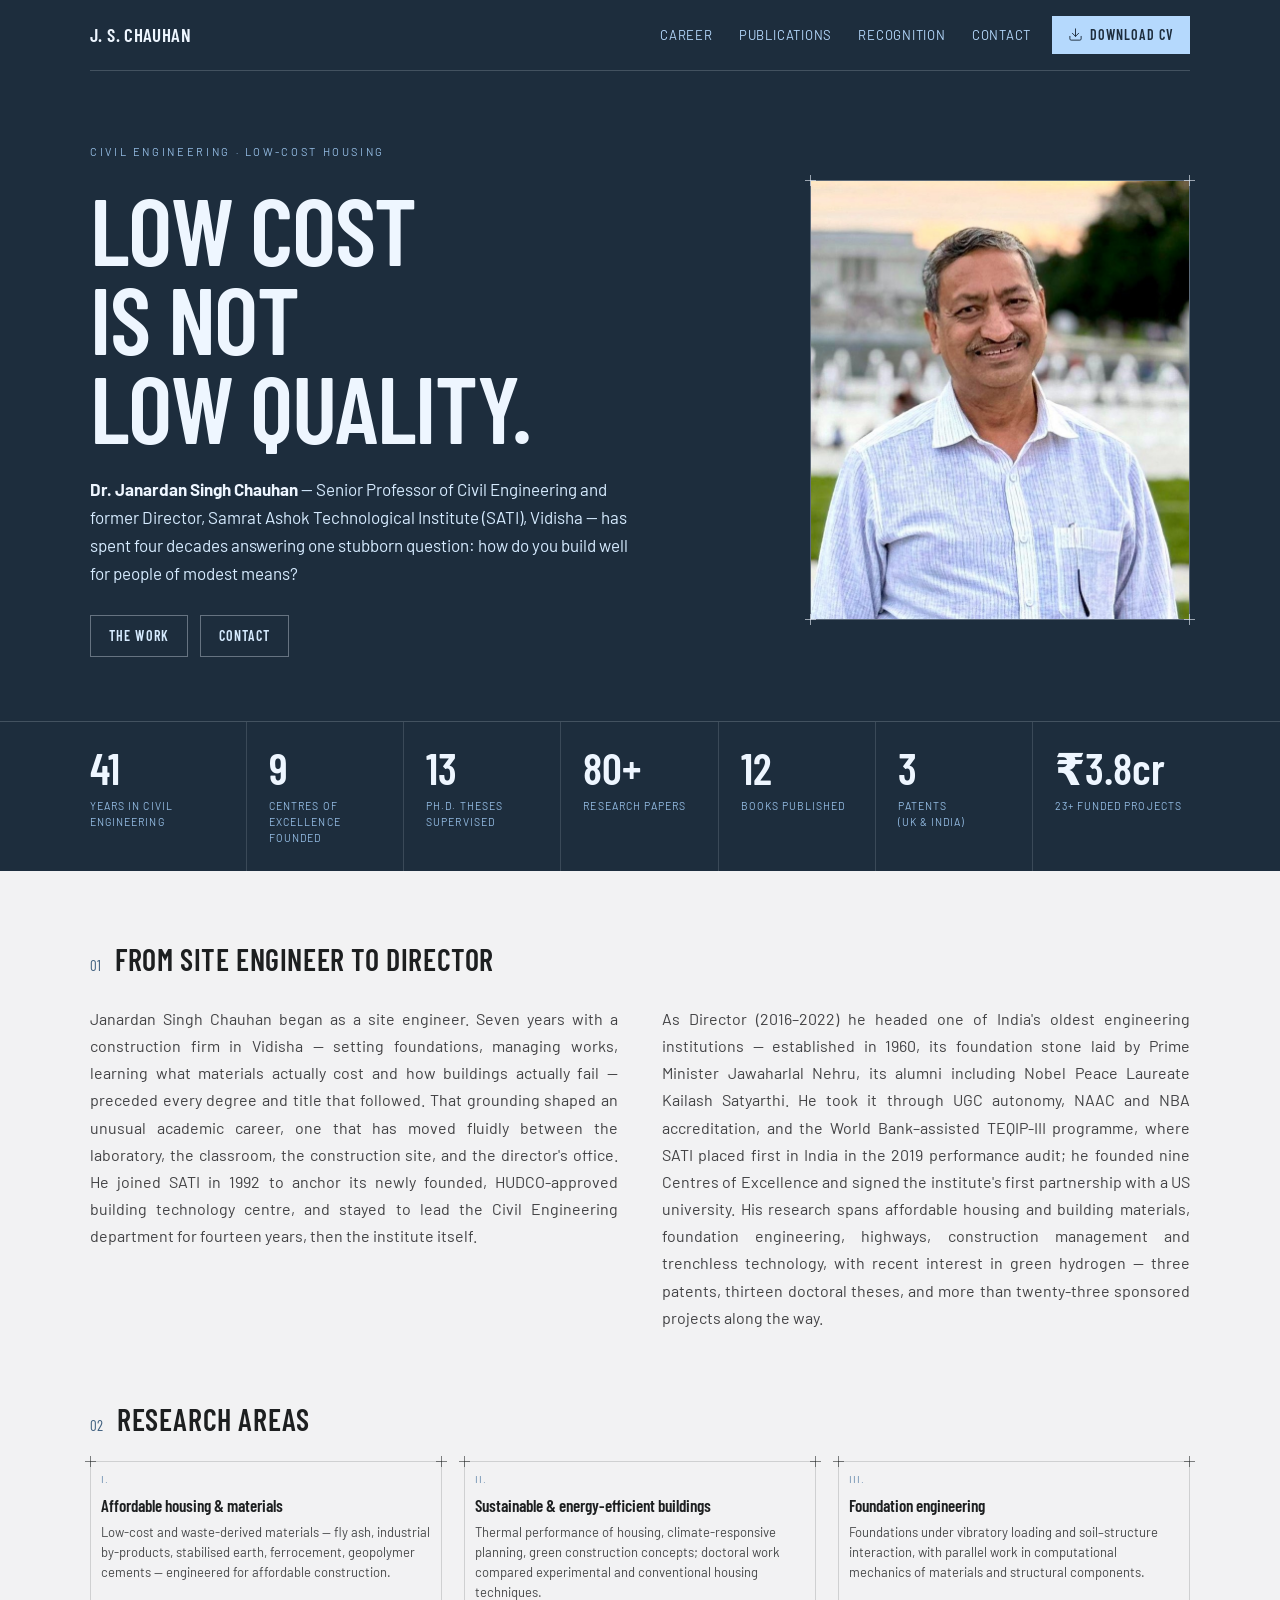
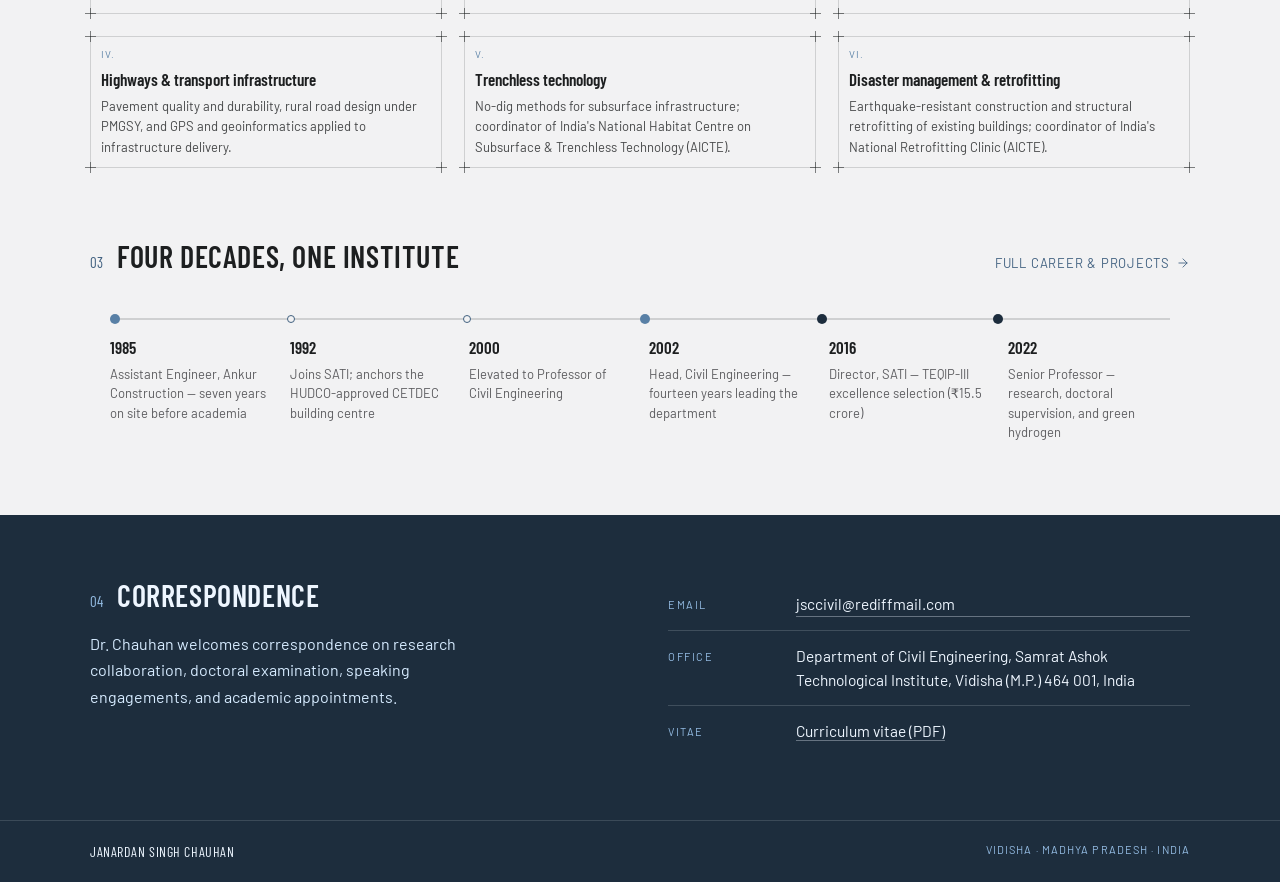
<file: index.html>
<!DOCTYPE html><html lang="en"><head>
<meta charset="utf-8">
<meta name="viewport" content="width=device-width, initial-scale=1">
<title>Dr. Janardan Singh Chauhan — Civil Engineer &amp; Academic</title>
<meta name="description" content="Dr. Janardan Singh Chauhan — Senior Professor of Civil Engineering and former Director, Samrat Ashok Technological Institute (SATI), Vidisha. Four decades in low-cost housing, alternative building materials and sustainable construction.">


<link rel="stylesheet" href="assets/ds/styles.css">
<style>
body{margin:0}
a{color:var(--color-accent-700)}a:hover{color:var(--color-accent-800)}
</style>
<style>
/* interaction states, lifted from style-hover/style-active attributes */
a{transition:background .15s ease,color .15s ease,border-color .15s ease}
.h1:hover{color:#eef6ff}
.h2:hover{color:#eef6ff}
.h3:hover{color:#eef6ff}
.h4:hover{color:#eef6ff}
.h5:hover{background:var(--color-accent-200)}
.h5:active{background:var(--color-accent-400)}
.h6:hover{background:rgba(238,246,255,.1)}
.h6:active{background:rgba(238,246,255,.18)}
.h7:hover{background:rgba(238,246,255,.1)}
.h7:active{background:rgba(238,246,255,.18)}
.h8:hover{color:var(--color-accent-800)}
.h9:hover{border-bottom-color:#eef6ff}
.h10:hover{border-bottom-color:#eef6ff}
</style>
<link rel="stylesheet" href="assets/site.css">
<meta name="author" content="Janardan Singh Chauhan">
<link rel="canonical" href="https://jsccivil.github.io/">
<link rel="icon" href="favicon.svg" type="image/svg+xml">
<meta name="theme-color" content="#1d2d3d">
<meta property="og:type" content="profile">
<meta property="og:title" content="Dr. Janardan Singh Chauhan — Civil Engineer &amp; Academic">
<meta property="og:description" content="Dr. Janardan Singh Chauhan — Senior Professor of Civil Engineering and former Director, Samrat Ashok Technological Institute (SATI), Vidisha. Four decades in low-cost housing, alternative building materials and sustainable construction.">
<meta property="og:url" content="https://jsccivil.github.io/">
<meta property="og:image" content="https://jsccivil.github.io/og-image.png">
<meta property="og:image:width" content="1200">
<meta property="og:image:height" content="630">
<meta property="og:site_name" content="Dr. J. S. Chauhan">
<meta name="twitter:card" content="summary_large_image">
<meta name="twitter:title" content="Dr. Janardan Singh Chauhan — Civil Engineer &amp; Academic">
<meta name="twitter:description" content="Dr. Janardan Singh Chauhan — Senior Professor of Civil Engineering and former Director, Samrat Ashok Technological Institute (SATI), Vidisha. Four decades in low-cost housing, alternative building materials and sustainable construction.">
<meta name="twitter:image" content="https://jsccivil.github.io/og-image.png">
<script type="application/ld+json">
{
  "@context": "https://schema.org",
  "@type": "Person",
  "name": "Janardan Singh Chauhan",
  "honorificPrefix": "Dr.",
  "givenName": "Janardan Singh",
  "familyName": "Chauhan",
  "jobTitle": "Senior Professor of Civil Engineering",
  "description": "Civil engineer and academic leader specialising in low-cost sustainable building materials, foundation engineering, construction management and trenchless technology.",
  "url": "https://jsccivil.github.io/",
  "email": "mailto:jsccivil@rediffmail.com",
  "worksFor": {
    "@type": "CollegeOrUniversity",
    "name": "Samrat Ashok Technological Institute",
    "alternateName": "SATI Vidisha",
    "url": "https://www.satiengg.in/"
  },
  "alumniOf": [
    {
      "@type": "CollegeOrUniversity",
      "name": "Barkatullah University, Bhopal"
    },
    {
      "@type": "CollegeOrUniversity",
      "name": "Devi Ahilya Vishwavidyalaya, Indore"
    }
  ],
  "address": {
    "@type": "PostalAddress",
    "addressLocality": "Vidisha",
    "addressRegion": "Madhya Pradesh",
    "addressCountry": "IN"
  },
  "knowsAbout": [
    "Civil Engineering",
    "Foundation Engineering",
    "Alternative Building Materials",
    "Low-Cost Housing",
    "Sustainable Construction",
    "Energy-Efficient Buildings",
    "Construction Management",
    "Trenchless Technology",
    "Green Hydrogen"
  ]
}
</script></head>
<body>



<div style="background:var(--color-bg);color:var(--color-text);font-family:var(--font-body);min-height:100vh">

<!-- ══ dark field: nav + hero + stats ══ -->
<div style="background:var(--color-accent-900);color:var(--color-accent-100)">
  <div style="max-width:1180px;margin:0 auto;padding:0 40px" class="wrap">
    <div style="display:flex;align-items:center;gap:var(--space-6);padding:16px 0;border-bottom:1px solid rgba(238,246,255,.18)" class="navrow">
      <div style="font-family:var(--font-heading);font-weight:600;font-size:19px;letter-spacing:.02em;color:#eef6ff">J. S. CHAUHAN</div>
      <div style="display:flex;gap:26px;margin-left:auto;font-size:13px;letter-spacing:.06em;text-transform:uppercase" class="navlinks">
        <a href="career.html" style="text-decoration:none;color:var(--color-accent-300)" class="h1">Career</a>
        <a href="publications.html" style="text-decoration:none;color:var(--color-accent-300)" class="h2">Publications</a>
        <a href="recognition.html" style="text-decoration:none;color:var(--color-accent-300)" class="h3">Recognition</a>
        <a href="#contact" style="text-decoration:none;color:var(--color-accent-300)" class="h4">Contact</a>
      </div>
      <a href="Dr_JS_Chauhan_CV.pdf" download="" style="font-family:var(--font-heading);font-weight:600;font-size:14px;letter-spacing:.08em;text-transform:uppercase;text-decoration:none;color:var(--color-accent-900);background:var(--color-accent-300);padding:8px 16px;display:inline-flex;align-items:center;gap:7px;white-space:nowrap;flex-shrink:0" class="h5">
        <svg width="15" height="15" viewBox="0 0 24 24" fill="none" stroke="currentColor" stroke-width="1.5" stroke-linecap="round" stroke-linejoin="round"><path d="M21 15v4a2 2 0 0 1-2 2H5a2 2 0 0 1-2-2v-4"></path><polyline points="7 10 12 15 17 10"></polyline><line x1="12" x2="12" y1="15" y2="3"></line></svg>
        Download CV</a>
    </div>
    <div style="display:grid;grid-template-columns:1fr 380px;gap:56px;padding-top:72px;padding-bottom:64px;align-items:center" class="g-hero">
      <div>
        <div style="font-size:11px;letter-spacing:.24em;text-transform:uppercase;color:var(--color-accent-400);margin-bottom:24px">Civil Engineering · Low-Cost Housing</div>
        
          <h1 style="font-size:110px;line-height:.94;letter-spacing:-.012em;text-transform:uppercase;margin:0 0 24px;color:#eef6ff" class="h1-hero">Low cost<br>is not<br><span style="white-space:nowrap">low quality.</span></h1>
        
        
        <p style="font-size:17px;line-height:1.65;max-width:540px;margin:0 0 28px;color:var(--color-accent-200)"><strong style="color:#eef6ff">Dr. Janardan Singh Chauhan</strong> — Senior Professor of Civil Engineering and former Director, Samrat Ashok Technological Institute (SATI), Vidisha — has spent four decades answering one stubborn question: how do you build well for people of modest means?</p>
        <div style="display:flex;gap:12px">
          <a href="career.html" style="font-family:var(--font-heading);font-weight:600;font-size:14px;letter-spacing:.08em;text-transform:uppercase;text-decoration:none;color:var(--color-accent-200);border:1px solid rgba(238,246,255,.35);padding:9px 18px;white-space:nowrap" class="h6">The work</a>
          <a href="#contact" style="font-family:var(--font-heading);font-weight:600;font-size:14px;letter-spacing:.08em;text-transform:uppercase;text-decoration:none;color:var(--color-accent-200);border:1px solid rgba(238,246,255,.35);padding:9px 18px;white-space:nowrap" class="h7">Contact</a>
        </div>
      </div>
      <figure style="margin:0">
        
        
          <div class="blueprint" style="height:440px;border-color:rgba(238,246,255,.3)">
            <i class="corner tl" style="color:rgba(238,246,255,.6)"></i><i class="corner tr" style="color:rgba(238,246,255,.6)"></i><i class="corner bl" style="color:rgba(238,246,255,.6)"></i><i class="corner br" style="color:rgba(238,246,255,.6)"></i>
            <img src="assets/portrait.jpg" alt="Dr. Janardan Singh Chauhan" style="width:100%;height:100%;object-fit:cover" loading="lazy" decoding="async">
          </div>
        
      </figure>
    </div>
  </div>
  <div style="border-top:1px solid rgba(238,246,255,.18)">
    <div style="max-width:1180px;margin:0 auto;padding:0 40px;display:grid;grid-template-columns:repeat(7,1fr)" class="g7 wrap">
      <div style="padding:24px 22px 24px 0;border-right:1px solid rgba(238,246,255,.14)"><div style="font-family:var(--font-heading);font-weight:600;font-size:44px;line-height:1;color:#eef6ff">41</div><div style="font-size:10.5px;letter-spacing:.1em;text-transform:uppercase;margin-top:8px;color:var(--color-accent-400)">Years in civil engineering</div></div>
      <div style="padding:24px 22px;border-right:1px solid rgba(238,246,255,.14)"><div style="font-family:var(--font-heading);font-weight:600;font-size:44px;line-height:1;color:#eef6ff">9</div><div style="font-size:10.5px;letter-spacing:.1em;text-transform:uppercase;margin-top:8px;color:var(--color-accent-400)">Centres of excellence founded</div></div><div style="padding:24px 22px;border-right:1px solid rgba(238,246,255,.14)"><div style="font-family:var(--font-heading);font-weight:600;font-size:44px;line-height:1;color:#eef6ff">13</div><div style="font-size:10.5px;letter-spacing:.1em;text-transform:uppercase;margin-top:8px;color:var(--color-accent-400)">Ph.D. theses supervised</div></div>
      <div style="padding:24px 22px;border-right:1px solid rgba(238,246,255,.14)"><div style="font-family:var(--font-heading);font-weight:600;font-size:44px;line-height:1;color:#eef6ff">80+</div><div style="font-size:10.5px;letter-spacing:.1em;text-transform:uppercase;margin-top:8px;color:var(--color-accent-400)">Research papers</div></div>
      <div style="padding:24px 22px;border-right:1px solid rgba(238,246,255,.14)"><div style="font-family:var(--font-heading);font-weight:600;font-size:44px;line-height:1;color:#eef6ff">12</div><div style="font-size:10.5px;letter-spacing:.1em;text-transform:uppercase;margin-top:8px;color:var(--color-accent-400)">Books published</div></div>
      <div style="padding:24px 22px;border-right:1px solid rgba(238,246,255,.14)"><div style="font-family:var(--font-heading);font-weight:600;font-size:44px;line-height:1;color:#eef6ff">3</div><div style="font-size:10.5px;letter-spacing:.1em;text-transform:uppercase;margin-top:8px;color:var(--color-accent-400)">Patents<br>(UK &amp; India)</div></div>
      <div style="padding:24px 0 24px 22px"><div style="font-family:var(--font-heading);font-weight:600;font-size:44px;line-height:1;color:#eef6ff">₹3.8cr</div><div style="font-size:10.5px;letter-spacing:.1em;text-transform:uppercase;margin-top:8px;color:var(--color-accent-400)">23+ funded projects</div></div>
    </div>
  </div>
</div>

<!-- ══ 01 About ══ -->
<div style="max-width:1180px;margin:0 auto;padding:72px 40px 8px" class="wrap">
  <div style="display:flex;align-items:baseline;gap:14px;margin-bottom:28px" class="sechead">
    <span style="font-family:var(--font-heading);font-size:15px;color:var(--color-accent-700)">01</span>
    <h2 style="font-size:30px;margin:0;text-transform:uppercase;letter-spacing:.02em" class="h2-sec">From site engineer to director</h2>
  </div>
  <div style="display:grid;grid-template-columns:1fr 1fr;gap:44px" class="g2">
    <p style="font-size:16px;line-height:1.7;margin:0;color:var(--color-neutral-800);text-align:justify">
      Janardan Singh Chauhan began as a site engineer. Seven years with a construction firm in Vidisha —
      setting foundations, managing works, learning what materials actually cost and how buildings actually fail —
      preceded every degree and title that followed. That grounding shaped an unusual academic career, one that has
      moved fluidly between the laboratory, the classroom, the construction site, and the director's office.
      He joined SATI in 1992 to anchor its newly founded, HUDCO-approved building technology centre, and stayed
      to lead the Civil Engineering department for fourteen years, then the institute itself.
    </p>
    <p style="font-size:16px;line-height:1.7;margin:0;color:var(--color-neutral-800);text-align:justify">
      As Director (2016–2022) he headed one of India's oldest engineering institutions — established in 1960,
      its foundation stone laid by Prime Minister Jawaharlal Nehru, its alumni including Nobel Peace Laureate
      Kailash Satyarthi. He took it through UGC autonomy, NAAC and NBA accreditation, and the World Bank–assisted
      TEQIP-III programme, where SATI placed first in India in the 2019 performance audit; he founded
      nine Centres of Excellence and signed the institute's first partnership with a US university. His research spans affordable housing and building materials, foundation engineering,
      highways, construction management and trenchless technology, with recent interest in green hydrogen — three patents,
      thirteen doctoral theses, and more than twenty-three sponsored projects along the way.
    </p>
  </div>
</div>

<!-- ══ 02 Research ══ -->
<div style="max-width:1180px;margin:0 auto;padding:64px 40px 8px" class="wrap">
  <div style="display:flex;align-items:baseline;gap:14px;margin-bottom:24px" class="sechead">
    <span style="font-family:var(--font-heading);font-size:15px;color:var(--color-accent-700)">02</span>
    <h2 style="font-size:30px;margin:0;text-transform:uppercase;letter-spacing:.02em" class="h2-sec">Research areas</h2>
  </div>
  <div style="display:grid;grid-template-columns:1fr 1fr 1fr;gap:22px" class="g3">
    <div class="card blueprint"><i class="corner tl"></i><i class="corner tr"></i><i class="corner bl"></i><i class="corner br"></i><div class="card-kicker">i.</div><div class="card-title">Affordable housing &amp; materials</div><p class="card-body">Low-cost and waste-derived materials — fly ash, industrial by-products, stabilised earth, ferrocement, geopolymer cements — engineered for affordable construction.</p></div>
    <div class="card blueprint"><i class="corner tl"></i><i class="corner tr"></i><i class="corner bl"></i><i class="corner br"></i><div class="card-kicker">ii.</div><div class="card-title">Sustainable &amp; energy-efficient buildings</div><p class="card-body">Thermal performance of housing, climate-responsive planning, green construction concepts; doctoral work compared experimental and conventional housing techniques.</p></div>
    <div class="card blueprint"><i class="corner tl"></i><i class="corner tr"></i><i class="corner bl"></i><i class="corner br"></i><div class="card-kicker">iii.</div><div class="card-title">Foundation engineering</div><p class="card-body">Foundations under vibratory loading and soil–structure interaction, with parallel work in computational mechanics of materials and structural components.</p></div>
    <div class="card blueprint"><i class="corner tl"></i><i class="corner tr"></i><i class="corner bl"></i><i class="corner br"></i><div class="card-kicker">iv.</div><div class="card-title">Highways &amp; transport infrastructure</div><p class="card-body">Pavement quality and durability, rural road design under PMGSY, and GPS and geoinformatics applied to infrastructure delivery.</p></div>
    <div class="card blueprint"><i class="corner tl"></i><i class="corner tr"></i><i class="corner bl"></i><i class="corner br"></i><div class="card-kicker">v.</div><div class="card-title">Trenchless technology</div><p class="card-body">No-dig methods for subsurface infrastructure; coordinator of India's National Habitat Centre on Subsurface &amp; Trenchless Technology (AICTE).</p></div>
    <div class="card blueprint"><i class="corner tl"></i><i class="corner tr"></i><i class="corner bl"></i><i class="corner br"></i><div class="card-kicker">vi.</div><div class="card-title">Disaster management &amp; retrofitting</div><p class="card-body">Earthquake-resistant construction and structural retrofitting of existing buildings; coordinator of India's National Retrofitting Clinic (AICTE).</p></div>
  </div>
</div>

<!-- ══ 03 Career ruler ══ -->
<div style="max-width:1180px;margin:0 auto;padding:64px 40px 72px" class="wrap">
  <div style="display:flex;align-items:baseline;gap:14px;margin-bottom:44px" class="sechead">
    <span style="font-family:var(--font-heading);font-size:15px;color:var(--color-accent-700)">03</span>
    <h2 style="font-size:30px;margin:0;text-transform:uppercase;letter-spacing:.02em" class="h2-sec">Four decades, one institute</h2>
    <a href="career.html" style="margin-left:auto;font-size:13px;letter-spacing:.06em;text-transform:uppercase;text-decoration:none;color:var(--color-accent-700);display:inline-flex;align-items:center;gap:6px" class="h8">Full career &amp; projects <svg width="14" height="14" viewBox="0 0 24 24" fill="none" stroke="currentColor" stroke-width="1.5" stroke-linecap="round" stroke-linejoin="round"><path d="M5 12h14"></path><path d="m12 5 7 7-7 7"></path></svg></a>
  </div>
  <div style="position:relative;height:2px;background:var(--color-divider);margin:0 20px 14px">
    <div style="position:absolute;left:0;top:-4px;width:10px;height:10px;background:var(--color-accent);border-radius:50%"></div>
    <div style="position:absolute;left:16.667%;top:-3px;width:8px;height:8px;border:1px solid var(--color-accent-700);background:var(--color-bg);border-radius:50%"></div>
    <div style="position:absolute;left:33.333%;top:-3px;width:8px;height:8px;border:1px solid var(--color-accent-700);background:var(--color-bg);border-radius:50%"></div>
    <div style="position:absolute;left:50%;top:-4px;width:10px;height:10px;background:var(--color-accent);border-radius:50%"></div>
    <div style="position:absolute;left:66.667%;top:-4px;width:10px;height:10px;background:var(--color-accent-900);border-radius:50%"></div>
    <div style="position:absolute;left:83.333%;top:-4px;width:10px;height:10px;background:var(--color-accent-900);border-radius:50%"></div>
  </div>
  <div style="display:grid;grid-template-columns:repeat(6,1fr);gap:18px;margin:0 20px" class="g6">
    <div><div style="font-family:var(--font-heading);font-weight:600;font-size:17px">1985</div><div style="font-size:13px;color:var(--color-neutral-700);line-height:1.5;margin-top:4px">Assistant Engineer, Ankur Construction — seven years on site before academia</div></div>
    <div><div style="font-family:var(--font-heading);font-weight:600;font-size:17px">1992</div><div style="font-size:13px;color:var(--color-neutral-700);line-height:1.5;margin-top:4px">Joins SATI; anchors the HUDCO-approved CETDEC building centre</div></div>
    <div><div style="font-family:var(--font-heading);font-weight:600;font-size:17px">2000</div><div style="font-size:13px;color:var(--color-neutral-700);line-height:1.5;margin-top:4px">Elevated to Professor of Civil Engineering</div></div><div><div style="font-family:var(--font-heading);font-weight:600;font-size:17px">2002</div><div style="font-size:13px;color:var(--color-neutral-700);line-height:1.5;margin-top:4px">Head, Civil Engineering — fourteen years leading the department</div></div>
    <div><div style="font-family:var(--font-heading);font-weight:600;font-size:17px">2016</div><div style="font-size:13px;color:var(--color-neutral-700);line-height:1.5;margin-top:4px">Director, SATI — TEQIP-III excellence selection (₹15.5 crore)</div></div>
    <div><div style="font-family:var(--font-heading);font-weight:600;font-size:17px">2022</div><div style="font-size:13px;color:var(--color-neutral-700);line-height:1.5;margin-top:4px">Senior Professor — research, doctoral supervision, and green hydrogen</div></div>
  </div>
</div>

<!-- ══ 04 Contact ══ -->
<div id="contact" style="background:var(--color-accent-900);color:var(--color-accent-100)">
  <div style="max-width:1180px;margin:0 auto;padding:64px 40px;display:grid;grid-template-columns:1fr 1fr;gap:56px;align-items:start" class="g2 wrap">
    <div>
      <div style="display:flex;align-items:baseline;gap:14px;margin-bottom:18px" class="sechead">
        <span style="font-family:var(--font-heading);font-size:15px;color:var(--color-accent-400)">04</span>
        <h2 style="font-size:30px;margin:0;text-transform:uppercase;letter-spacing:.02em;color:#eef6ff" class="h2-sec">Correspondence</h2>
      </div>
      <p style="font-size:16px;line-height:1.65;margin:0;color:var(--color-accent-200);max-width:46ch">Dr. Chauhan welcomes correspondence on research collaboration, doctoral examination, speaking engagements, and academic appointments.</p>
    </div>
    <div style="font-size:15.5px">
      <div style="display:grid;grid-template-columns:110px 1fr;gap:18px;padding:13px 0;border-bottom:1px solid rgba(238,246,255,.16)" class="g-label"><span style="font-size:11px;letter-spacing:.14em;text-transform:uppercase;color:var(--color-accent-400);padding-top:4px">Email</span><a href="mailto:jsccivil@rediffmail.com" style="color:#eef6ff;text-decoration:none;border-bottom:1px solid rgba(238,246,255,.35)" class="h9">jsccivil@rediffmail.com</a></div>
      <div style="display:grid;grid-template-columns:110px 1fr;gap:18px;padding:13px 0;border-bottom:1px solid rgba(238,246,255,.16)" class="g-label"><span style="font-size:11px;letter-spacing:.14em;text-transform:uppercase;color:var(--color-accent-400);padding-top:4px">Office</span><span style="color:var(--color-accent-100)">Department of Civil Engineering, Samrat Ashok Technological Institute, Vidisha (M.P.) 464 001, India</span></div>
      <div style="display:grid;grid-template-columns:110px 1fr;gap:18px;padding:13px 0" class="g-label"><span style="font-size:11px;letter-spacing:.14em;text-transform:uppercase;color:var(--color-accent-400);padding-top:4px">Vitae</span><span><a href="Dr_JS_Chauhan_CV.pdf" download="" style="color:#eef6ff;text-decoration:none;border-bottom:1px solid rgba(238,246,255,.35)" class="h10">Curriculum vitae (PDF)</a></span></div>
    </div>
  </div>
  <div style="border-top:1px solid rgba(238,246,255,.14)">
    <div style="max-width:1180px;margin:0 auto;padding:20px 40px;display:flex;flex-wrap:wrap;gap:12px 30px;justify-content:space-between;font-size:11px;letter-spacing:.1em;text-transform:uppercase;color:var(--color-accent-400)" class="wrap">
      <span style="font-family:var(--font-heading);font-size:14px;letter-spacing:.04em;color:#eef6ff">Janardan Singh Chauhan</span>
      <span>Vidisha · Madhya Pradesh · India</span>
    </div>
  </div>
</div>

</div>




</body></html>
</file>
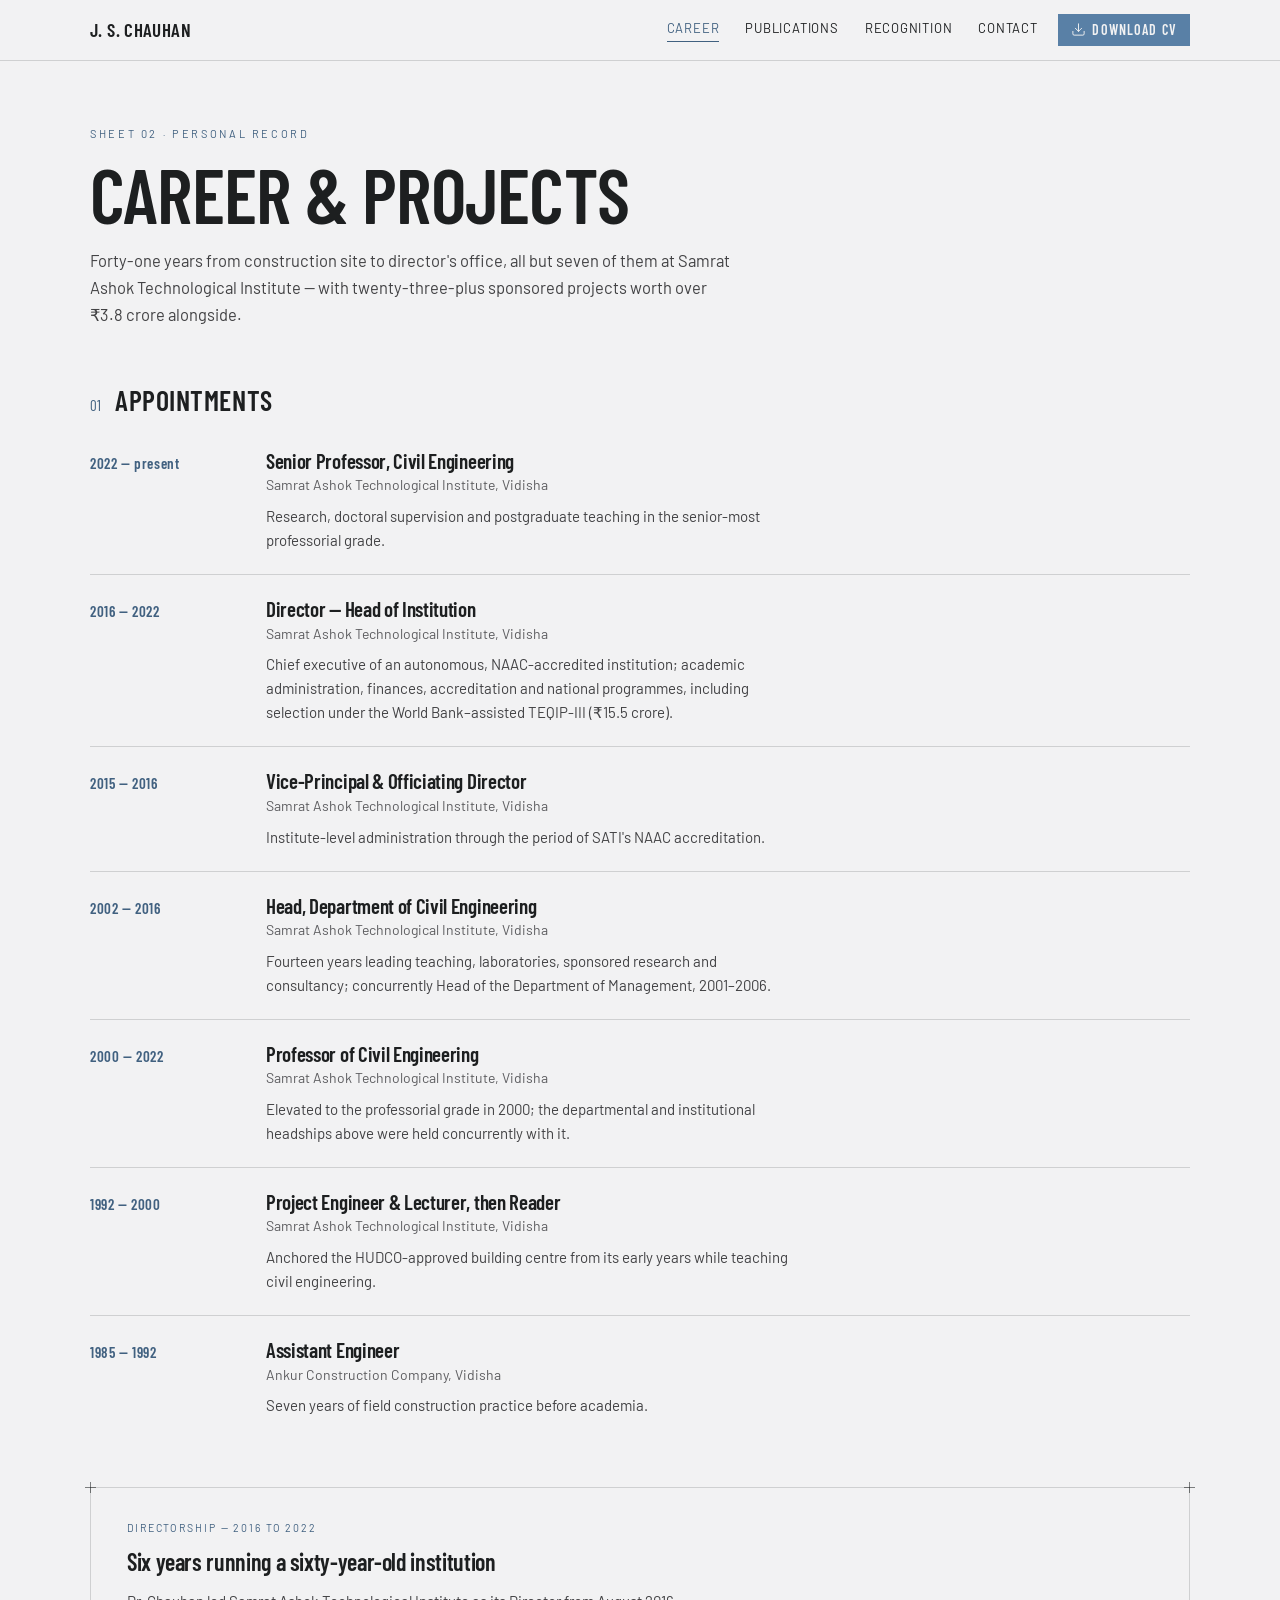
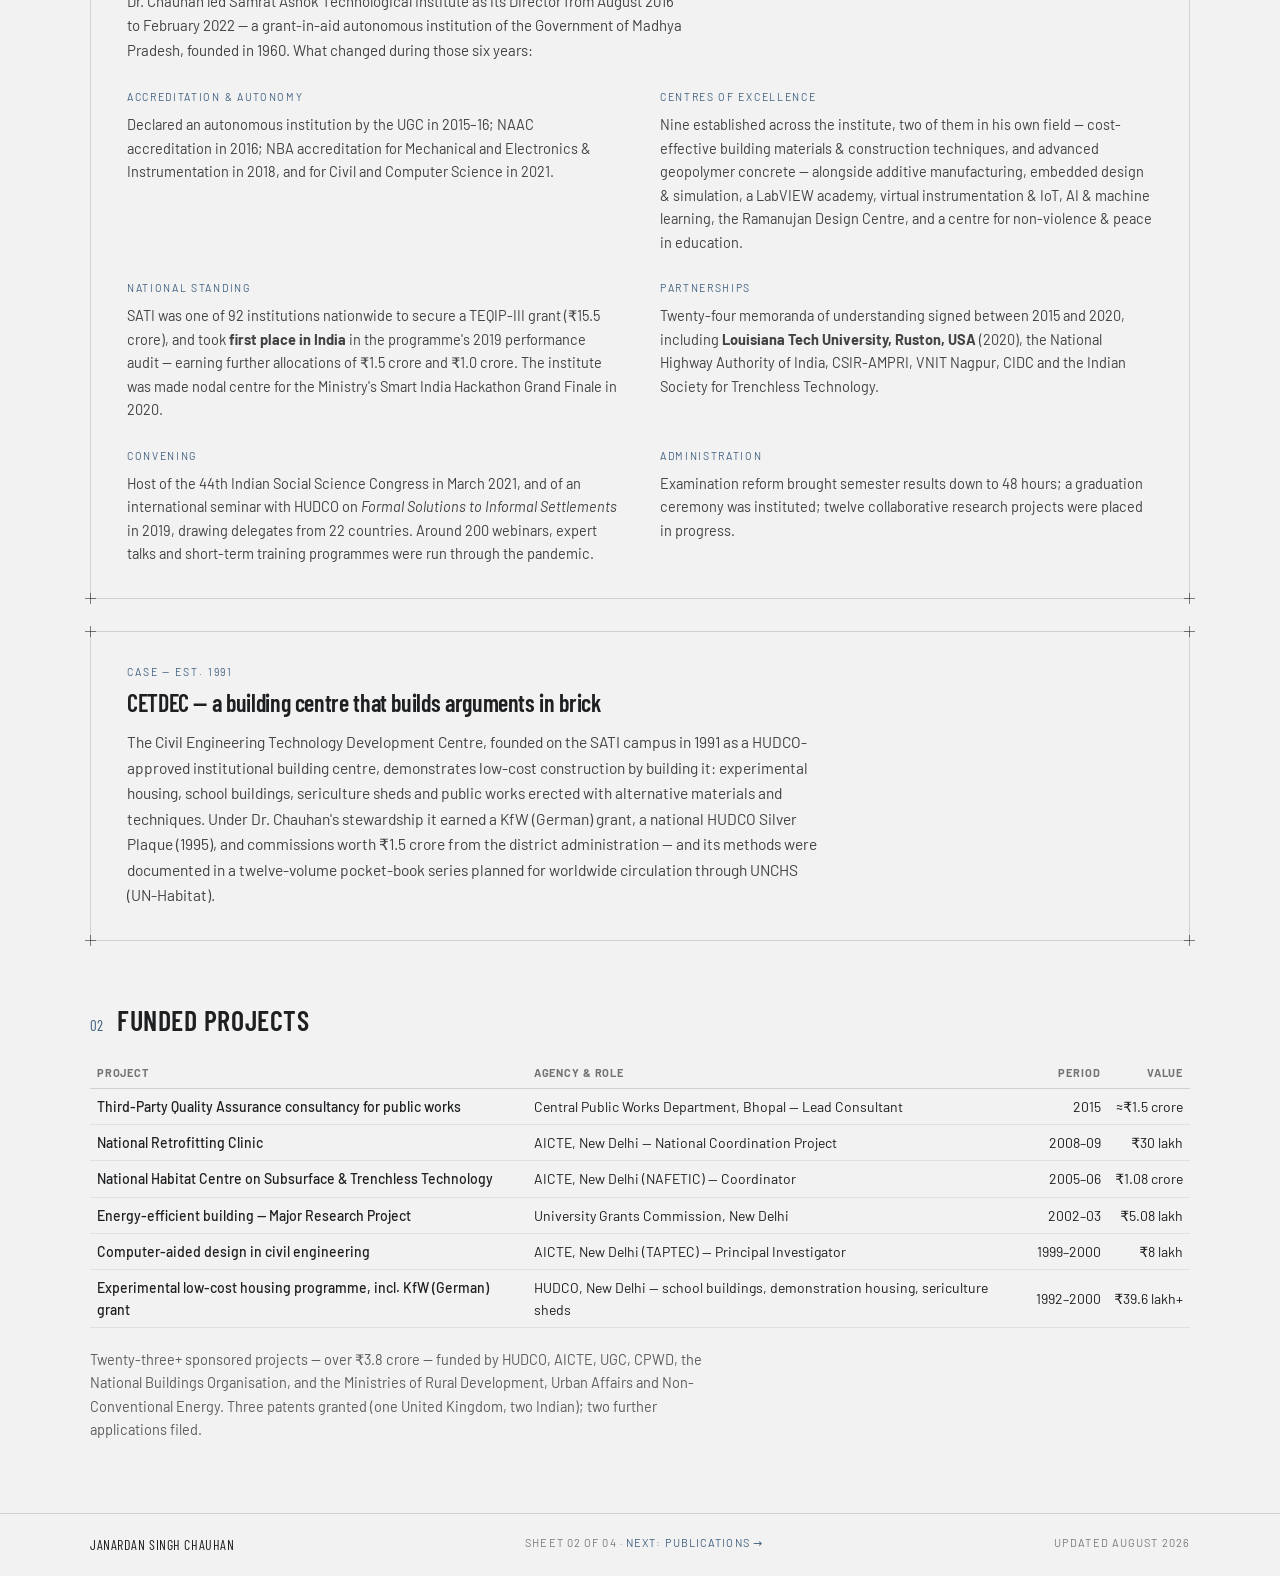
<file: career.html>
<!DOCTYPE html><html lang="en"><head>
<meta charset="utf-8">
<meta name="viewport" content="width=device-width, initial-scale=1">
<title>Career &amp; Projects — Dr. Janardan Singh Chauhan</title>
<meta name="description" content="Four decades of academic and institutional leadership: Director of SATI Vidisha, 23+ sponsored research projects, and the CETDEC building technology centre.">


<link rel="stylesheet" href="assets/ds/styles.css">
<style>
body{margin:0}
a{color:var(--color-accent-700)}a:hover{color:var(--color-accent-800)}
</style>
<style>
/* interaction states, lifted from style-hover/style-active attributes */
a{transition:background .15s ease,color .15s ease,border-color .15s ease}
.h1:hover{color:var(--color-accent-700)}
.h2:hover{color:var(--color-accent-700)}
.h3:hover{color:var(--color-accent-700)}
</style>
<link rel="stylesheet" href="assets/site.css">
<meta name="author" content="Janardan Singh Chauhan">
<link rel="canonical" href="https://jsccivil.github.io/career.html">
<link rel="icon" href="favicon.svg" type="image/svg+xml">
<meta name="theme-color" content="#1d2d3d">
<meta property="og:type" content="profile">
<meta property="og:title" content="Career &amp; Projects — Dr. Janardan Singh Chauhan">
<meta property="og:description" content="Four decades of academic and institutional leadership: Director of SATI Vidisha, 23+ sponsored research projects, and the CETDEC building technology centre.">
<meta property="og:url" content="https://jsccivil.github.io/career.html">
<meta property="og:image" content="https://jsccivil.github.io/og-image.png">
<meta property="og:image:width" content="1200">
<meta property="og:image:height" content="630">
<meta property="og:site_name" content="Dr. J. S. Chauhan">
<meta name="twitter:card" content="summary_large_image">
<meta name="twitter:title" content="Career &amp; Projects — Dr. Janardan Singh Chauhan">
<meta name="twitter:description" content="Four decades of academic and institutional leadership: Director of SATI Vidisha, 23+ sponsored research projects, and the CETDEC building technology centre.">
<meta name="twitter:image" content="https://jsccivil.github.io/og-image.png"></head>
<body>



<div style="background:var(--color-bg);color:var(--color-text);font-family:var(--font-body);min-height:100vh">

<div style="border-bottom:1px solid var(--color-divider)">
  <div style="max-width:1180px;margin:0 auto;padding:0 40px;display:flex;align-items:center;gap:var(--space-6);height:60px" class="wrap navrow">
    <a href="index.html" style="font-family:var(--font-heading);font-weight:600;font-size:19px;letter-spacing:.02em;color:inherit;text-decoration:none">J. S. CHAUHAN</a>
    <div style="display:flex;gap:26px;margin-left:auto;font-size:13px;letter-spacing:.06em;text-transform:uppercase" class="navlinks">
      <a href="career.html" style="text-decoration:none;color:var(--color-accent-700);border-bottom:1px solid var(--color-accent-700);padding-bottom:2px">Career</a>
      <a href="publications.html" style="text-decoration:none;color:inherit" class="h1">Publications</a>
      <a href="recognition.html" style="text-decoration:none;color:inherit" class="h2">Recognition</a>
      <a href="index.html#contact" style="text-decoration:none;color:inherit" class="h3">Contact</a>
    </div>
    <a class="btn btn-primary" href="Dr_JS_Chauhan_CV.pdf" download="" style="text-transform:uppercase;letter-spacing:.08em;white-space:nowrap;flex-shrink:0">
      <svg width="15" height="15" viewBox="0 0 24 24" fill="none" stroke="currentColor" stroke-width="1.5" stroke-linecap="round" stroke-linejoin="round"><path d="M21 15v4a2 2 0 0 1-2 2H5a2 2 0 0 1-2-2v-4"></path><polyline points="7 10 12 15 17 10"></polyline><line x1="12" x2="12" y1="15" y2="3"></line></svg>
      Download CV</a>
  </div>
</div>

<div style="max-width:1180px;margin:0 auto;padding:64px 40px 0" class="wrap">
  <div style="font-size:11px;letter-spacing:.24em;text-transform:uppercase;color:var(--color-accent-700);margin-bottom:16px">Sheet 02 · Personal record</div>
  <h1 style="font-size:76px;line-height:.96;letter-spacing:-.01em;text-transform:uppercase;margin:0 0 16px" class="h1-page">Career &amp; projects</h1>
  <p style="font-size:16.5px;line-height:1.65;max-width:640px;margin:0 0 56px;color:var(--color-neutral-800)">Forty-one years from construction site to director's office, all but seven of them at Samrat Ashok Technological Institute — with twenty-three-plus sponsored projects worth over ₹3.8 crore alongside.</p>
</div>

<!-- timeline -->
<div style="max-width:1180px;margin:0 auto;padding:0 40px 24px" class="wrap">
  <div style="display:flex;align-items:baseline;gap:14px;margin-bottom:10px" class="sechead">
    <span style="font-family:var(--font-heading);font-size:15px;color:var(--color-accent-700)">01</span>
    <h2 style="font-size:28px;margin:0;text-transform:uppercase;letter-spacing:.02em" class="h2-sec">Appointments</h2>
  </div>
  <div style="display:grid;grid-template-columns:150px 1fr;gap:26px;padding:22px 0;border-bottom:1px solid var(--color-divider)" class="g-label">
    <div style="font-family:var(--font-heading);font-weight:600;font-size:15px;letter-spacing:.04em;color:var(--color-accent-700);padding-top:3px">2022 — present</div>
    <div><h3 style="font-size:21px;margin:0">Senior Professor, Civil Engineering</h3><div style="font-size:14px;color:var(--color-neutral-700);margin-top:2px">Samrat Ashok Technological Institute, Vidisha</div><p style="font-size:15px;line-height:1.6;margin:8px 0 0;max-width:66ch;color:var(--color-neutral-800)">Research, doctoral supervision and postgraduate teaching in the senior-most professorial grade.</p></div>
  </div>
  <div style="display:grid;grid-template-columns:150px 1fr;gap:26px;padding:22px 0;border-bottom:1px solid var(--color-divider)" class="g-label">
    <div style="font-family:var(--font-heading);font-weight:600;font-size:15px;letter-spacing:.04em;color:var(--color-accent-700);padding-top:3px">2016 — 2022</div>
    <div><h3 style="font-size:21px;margin:0">Director — Head of Institution</h3><div style="font-size:14px;color:var(--color-neutral-700);margin-top:2px">Samrat Ashok Technological Institute, Vidisha</div><p style="font-size:15px;line-height:1.6;margin:8px 0 0;max-width:66ch;color:var(--color-neutral-800)">Chief executive of an autonomous, NAAC-accredited institution; academic administration, finances, accreditation and national programmes, including selection under the World Bank–assisted TEQIP-III (₹15.5 crore).</p></div>
  </div>
  <div style="display:grid;grid-template-columns:150px 1fr;gap:26px;padding:22px 0;border-bottom:1px solid var(--color-divider)" class="g-label">
    <div style="font-family:var(--font-heading);font-weight:600;font-size:15px;letter-spacing:.04em;color:var(--color-accent-700);padding-top:3px">2015 — 2016</div>
    <div><h3 style="font-size:21px;margin:0">Vice-Principal &amp; Officiating Director</h3><div style="font-size:14px;color:var(--color-neutral-700);margin-top:2px">Samrat Ashok Technological Institute, Vidisha</div><p style="font-size:15px;line-height:1.6;margin:8px 0 0;max-width:66ch;color:var(--color-neutral-800)">Institute-level administration through the period of SATI's NAAC accreditation.</p></div>
  </div>
  <div style="display:grid;grid-template-columns:150px 1fr;gap:26px;padding:22px 0;border-bottom:1px solid var(--color-divider)" class="g-label">
    <div style="font-family:var(--font-heading);font-weight:600;font-size:15px;letter-spacing:.04em;color:var(--color-accent-700);padding-top:3px">2002 — 2016</div>
    <div><h3 style="font-size:21px;margin:0">Head, Department of Civil Engineering</h3><div style="font-size:14px;color:var(--color-neutral-700);margin-top:2px">Samrat Ashok Technological Institute, Vidisha</div><p style="font-size:15px;line-height:1.6;margin:8px 0 0;max-width:66ch;color:var(--color-neutral-800)">Fourteen years leading teaching, laboratories, sponsored research and consultancy; concurrently Head of the Department of Management, 2001–2006.</p></div>
  </div>
  <div style="display:grid;grid-template-columns:150px 1fr;gap:26px;padding:22px 0;border-bottom:1px solid var(--color-divider)" class="g-label">
    <div style="font-family:var(--font-heading);font-weight:600;font-size:15px;letter-spacing:.04em;color:var(--color-accent-700);padding-top:3px">2000 — 2022</div>
    <div><h3 style="font-size:21px;margin:0">Professor of Civil Engineering</h3><div style="font-size:14px;color:var(--color-neutral-700);margin-top:2px">Samrat Ashok Technological Institute, Vidisha</div><p style="font-size:15px;line-height:1.6;margin:8px 0 0;max-width:66ch;color:var(--color-neutral-800)">Elevated to the professorial grade in 2000; the departmental and institutional headships above were held concurrently with it.</p></div>
  </div>
  <div style="display:grid;grid-template-columns:150px 1fr;gap:26px;padding:22px 0;border-bottom:1px solid var(--color-divider)" class="g-label">
    <div style="font-family:var(--font-heading);font-weight:600;font-size:15px;letter-spacing:.04em;color:var(--color-accent-700);padding-top:3px">1992 — 2000</div>
    <div><h3 style="font-size:21px;margin:0">Project Engineer &amp; Lecturer, then Reader</h3><div style="font-size:14px;color:var(--color-neutral-700);margin-top:2px">Samrat Ashok Technological Institute, Vidisha</div><p style="font-size:15px;line-height:1.6;margin:8px 0 0;max-width:66ch;color:var(--color-neutral-800)">Anchored the HUDCO-approved building centre from its early years while teaching civil engineering.</p></div>
  </div>
  <div style="display:grid;grid-template-columns:150px 1fr;gap:26px;padding:22px 0" class="g-label">
    <div style="font-family:var(--font-heading);font-weight:600;font-size:15px;letter-spacing:.04em;color:var(--color-accent-700);padding-top:3px">1985 — 1992</div>
    <div><h3 style="font-size:21px;margin:0">Assistant Engineer</h3><div style="font-size:14px;color:var(--color-neutral-700);margin-top:2px">Ankur Construction Company, Vidisha</div><p style="font-size:15px;line-height:1.6;margin:8px 0 0;max-width:66ch;color:var(--color-neutral-800)">Seven years of field construction practice before academia.</p></div>
  </div>
</div>

<!-- Directorship callout -->
<div style="max-width:1180px;margin:0 auto;padding:24px 40px 8px" class="wrap">
  <div class="blueprint" style="padding:32px 36px">
    <i class="corner tl"></i><i class="corner tr"></i><i class="corner bl"></i><i class="corner br"></i>
    <div style="font-size:10.5px;letter-spacing:.18em;text-transform:uppercase;color:var(--color-accent-700);margin-bottom:10px">Directorship — 2016 to 2022</div>
    <h3 style="font-size:24px;margin:0 0 12px;line-height:1.25">Six years running a sixty-year-old institution</h3>
    <p style="font-size:15px;line-height:1.65;margin:0 0 26px;max-width:70ch;color:var(--color-neutral-800)">Dr. Chauhan led Samrat Ashok Technological Institute as its Director from August 2016 to February 2022 — a grant-in-aid autonomous institution of the Government of Madhya Pradesh, founded in 1960. What changed during those six years:</p>
    <div style="display:grid;grid-template-columns:1fr 1fr;gap:26px 40px" class="g2-lead">
      <div><div style="font-size:10.5px;letter-spacing:.16em;text-transform:uppercase;color:var(--color-accent-700);margin-bottom:8px">Accreditation &amp; autonomy</div><div style="font-size:14.5px;line-height:1.62;color:var(--color-neutral-800)">Declared an autonomous institution by the UGC in 2015–16; NAAC accreditation in 2016; NBA accreditation for Mechanical and Electronics &amp; Instrumentation in 2018, and for Civil and Computer Science in 2021.</div></div>
      <div><div style="font-size:10.5px;letter-spacing:.16em;text-transform:uppercase;color:var(--color-accent-700);margin-bottom:8px">Centres of Excellence</div><div style="font-size:14.5px;line-height:1.62;color:var(--color-neutral-800)">Nine established across the institute, two of them in his own field — cost-effective building materials &amp; construction techniques, and advanced geopolymer concrete — alongside additive manufacturing, embedded design &amp; simulation, a LabVIEW academy, virtual instrumentation &amp; IoT, AI &amp; machine learning, the Ramanujan Design Centre, and a centre for non-violence &amp; peace in education.</div></div>
      <div><div style="font-size:10.5px;letter-spacing:.16em;text-transform:uppercase;color:var(--color-accent-700);margin-bottom:8px">National standing</div><div style="font-size:14.5px;line-height:1.62;color:var(--color-neutral-800)">SATI was one of 92 institutions nationwide to secure a TEQIP-III grant (₹15.5 crore), and took <strong>first place in India</strong> in the programme's 2019 performance audit — earning further allocations of ₹1.5 crore and ₹1.0 crore. The institute was made nodal centre for the Ministry's Smart India Hackathon Grand Finale in 2020.</div></div>
      <div><div style="font-size:10.5px;letter-spacing:.16em;text-transform:uppercase;color:var(--color-accent-700);margin-bottom:8px">Partnerships</div><div style="font-size:14.5px;line-height:1.62;color:var(--color-neutral-800)">Twenty-four memoranda of understanding signed between 2015 and 2020, including <strong>Louisiana Tech University, Ruston, USA</strong> (2020), the National Highway Authority of India, CSIR-AMPRI, VNIT Nagpur, CIDC and the Indian Society for Trenchless Technology.</div></div>
      <div><div style="font-size:10.5px;letter-spacing:.16em;text-transform:uppercase;color:var(--color-accent-700);margin-bottom:8px">Convening</div><div style="font-size:14.5px;line-height:1.62;color:var(--color-neutral-800)">Host of the 44th Indian Social Science Congress in March 2021, and of an international seminar with HUDCO on <em>Formal Solutions to Informal Settlements</em> in 2019, drawing delegates from 22 countries. Around 200 webinars, expert talks and short-term training programmes were run through the pandemic.</div></div>
      <div><div style="font-size:10.5px;letter-spacing:.16em;text-transform:uppercase;color:var(--color-accent-700);margin-bottom:8px">Administration</div><div style="font-size:14.5px;line-height:1.62;color:var(--color-neutral-800)">Examination reform brought semester results down to 48 hours; a graduation ceremony was instituted; twelve collaborative research projects were placed in progress.</div></div>
    </div>
  </div>
</div>

<!-- CETDEC callout -->
<div style="max-width:1180px;margin:0 auto;padding:24px 40px 64px" class="wrap">
  <div class="blueprint" style="padding:32px 36px">
    <i class="corner tl"></i><i class="corner tr"></i><i class="corner bl"></i><i class="corner br"></i>
    <div style="font-size:10.5px;letter-spacing:.18em;text-transform:uppercase;color:var(--color-accent-700);margin-bottom:10px">Case — est. 1991</div>
    <h3 style="font-size:24px;margin:0 0 12px">CETDEC — a building centre that builds arguments in brick</h3>
    <p style="font-size:15.5px;line-height:1.65;margin:0;max-width:78ch;color:var(--color-neutral-800)">The Civil Engineering Technology Development Centre, founded on the SATI campus in 1991 as a HUDCO-approved institutional building centre, demonstrates low-cost construction by building it: experimental housing, school buildings, sericulture sheds and public works erected with alternative materials and techniques. Under Dr. Chauhan's stewardship it earned a KfW (German) grant, a national HUDCO Silver Plaque (1995), and commissions worth ₹1.5 crore from the district administration — and its methods were documented in a twelve-volume pocket-book series planned for worldwide circulation through UNCHS (UN-Habitat).</p>
  </div>
</div>

<!-- funded projects -->
<div style="max-width:1180px;margin:0 auto;padding:0 40px 72px" class="wrap">
  <div style="display:flex;align-items:baseline;gap:14px;margin-bottom:20px" class="sechead">
    <span style="font-family:var(--font-heading);font-size:15px;color:var(--color-accent-700)">02</span>
    <h2 style="font-size:28px;margin:0;text-transform:uppercase;letter-spacing:.02em" class="h2-sec">Funded projects</h2>
  </div>
  <div class="tscroll"><table class="table tbl">
    <thead><tr><th>Project</th><th>Agency &amp; role</th><th style="text-align:right">Period</th><th style="text-align:right">Value</th></tr></thead>
    <tbody>
      <tr><td style="font-weight:500" data-label="Project">Third-Party Quality Assurance consultancy for public works</td><td data-label="Agency &amp; role">Central Public Works Department, Bhopal — Lead Consultant</td><td style="text-align:right;white-space:nowrap" data-label="Period">2015</td><td style="text-align:right;white-space:nowrap" data-label="Value">≈₹1.5 crore</td></tr>
      <tr><td style="font-weight:500" data-label="Project">National Retrofitting Clinic</td><td data-label="Agency &amp; role">AICTE, New Delhi — National Coordination Project</td><td style="text-align:right;white-space:nowrap" data-label="Period">2008–09</td><td style="text-align:right;white-space:nowrap" data-label="Value">₹30 lakh</td></tr>
      <tr><td style="font-weight:500" data-label="Project">National Habitat Centre on Subsurface &amp; Trenchless Technology</td><td data-label="Agency &amp; role">AICTE, New Delhi (NAFETIC) — Coordinator</td><td style="text-align:right;white-space:nowrap" data-label="Period">2005–06</td><td style="text-align:right;white-space:nowrap" data-label="Value">₹1.08 crore</td></tr>
      <tr><td style="font-weight:500" data-label="Project">Energy-efficient building — Major Research Project</td><td data-label="Agency &amp; role">University Grants Commission, New Delhi</td><td style="text-align:right;white-space:nowrap" data-label="Period">2002–03</td><td style="text-align:right;white-space:nowrap" data-label="Value">₹5.08 lakh</td></tr>
      <tr><td style="font-weight:500" data-label="Project">Computer-aided design in civil engineering</td><td data-label="Agency &amp; role">AICTE, New Delhi (TAPTEC) — Principal Investigator</td><td style="text-align:right;white-space:nowrap" data-label="Period">1999–2000</td><td style="text-align:right;white-space:nowrap" data-label="Value">₹8 lakh</td></tr>
      <tr><td style="font-weight:500" data-label="Project">Experimental low-cost housing programme, incl. KfW (German) grant</td><td data-label="Agency &amp; role">HUDCO, New Delhi — school buildings, demonstration housing, sericulture sheds</td><td style="text-align:right;white-space:nowrap" data-label="Period">1992–2000</td><td style="text-align:right;white-space:nowrap" data-label="Value">₹39.6 lakh+</td></tr>
    </tbody>
  </table></div>
  <p style="font-size:14.5px;line-height:1.6;margin:20px 0 0;max-width:78ch;color:var(--color-neutral-700)">Twenty-three+ sponsored projects — over ₹3.8 crore — funded by HUDCO, AICTE, UGC, CPWD, the National Buildings Organisation, and the Ministries of Rural Development, Urban Affairs and Non-Conventional Energy. Three patents granted (one United Kingdom, two Indian); two further applications filed.</p>
</div>

<div style="border-top:1px solid var(--color-divider)">
  <div style="max-width:1180px;margin:0 auto;padding:20px 40px;display:flex;flex-wrap:wrap;gap:12px 30px;justify-content:space-between;font-size:11px;letter-spacing:.1em;text-transform:uppercase;color:var(--color-neutral-600)" class="wrap">
    <span style="font-family:var(--font-heading);font-size:14px;letter-spacing:.04em;color:var(--color-text)">Janardan Singh Chauhan</span>
    <span>Sheet 02 of 04 · <a href="publications.html" style="color:var(--color-accent-700);text-decoration:none">Next: Publications →</a></span>
    <span>Updated August 2026</span>
  </div>
</div>

</div>



</body></html>
</file>
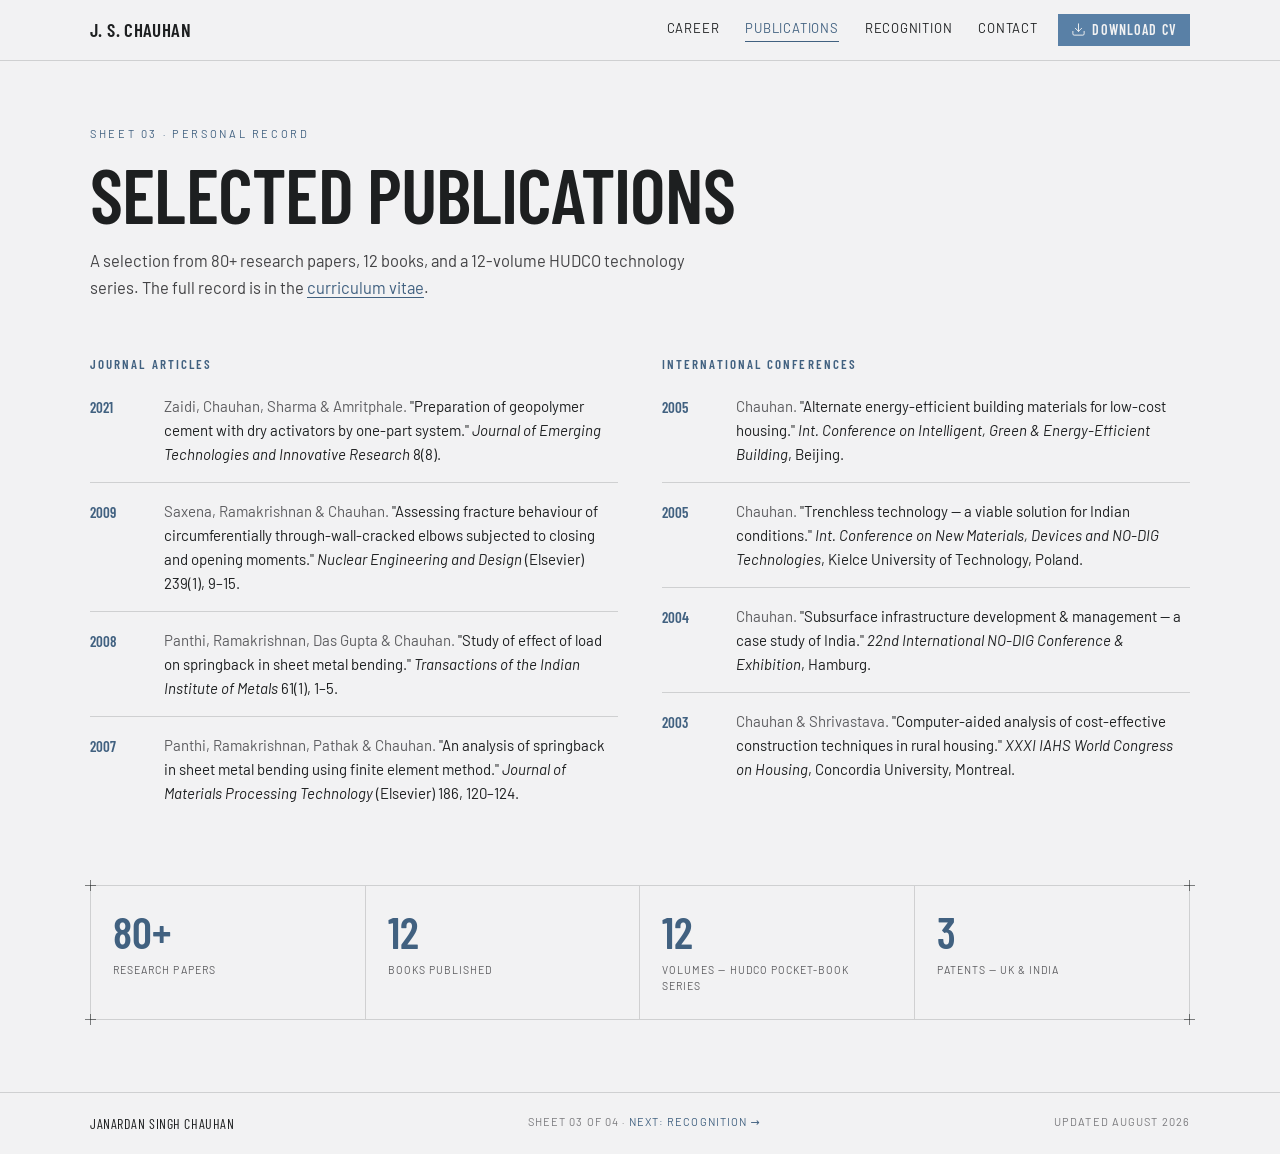
<file: publications.html>
<!DOCTYPE html><html lang="en"><head>
<meta charset="utf-8">
<meta name="viewport" content="width=device-width, initial-scale=1">
<title>Publications — Dr. Janardan Singh Chauhan</title>
<meta name="description" content="Selected journal articles, international conference papers and books by Dr. J. S. Chauhan on sustainable construction, building materials and trenchless technology.">


<link rel="stylesheet" href="assets/ds/styles.css">
<style>
body{margin:0}
a{color:var(--color-accent-700)}a:hover{color:var(--color-accent-800)}
</style>
<style>
/* interaction states, lifted from style-hover/style-active attributes */
a{transition:background .15s ease,color .15s ease,border-color .15s ease}
.h1:hover{color:var(--color-accent-700)}
.h2:hover{color:var(--color-accent-700)}
.h3:hover{color:var(--color-accent-700)}
</style>
<link rel="stylesheet" href="assets/site.css">
<meta name="author" content="Janardan Singh Chauhan">
<link rel="canonical" href="https://jsccivil.github.io/publications.html">
<link rel="icon" href="favicon.svg" type="image/svg+xml">
<meta name="theme-color" content="#1d2d3d">
<meta property="og:type" content="profile">
<meta property="og:title" content="Publications — Dr. Janardan Singh Chauhan">
<meta property="og:description" content="Selected journal articles, international conference papers and books by Dr. J. S. Chauhan on sustainable construction, building materials and trenchless technology.">
<meta property="og:url" content="https://jsccivil.github.io/publications.html">
<meta property="og:image" content="https://jsccivil.github.io/og-image.png">
<meta property="og:image:width" content="1200">
<meta property="og:image:height" content="630">
<meta property="og:site_name" content="Dr. J. S. Chauhan">
<meta name="twitter:card" content="summary_large_image">
<meta name="twitter:title" content="Publications — Dr. Janardan Singh Chauhan">
<meta name="twitter:description" content="Selected journal articles, international conference papers and books by Dr. J. S. Chauhan on sustainable construction, building materials and trenchless technology.">
<meta name="twitter:image" content="https://jsccivil.github.io/og-image.png"></head>
<body>



<div style="background:var(--color-bg);color:var(--color-text);font-family:var(--font-body);min-height:100vh">

<div style="border-bottom:1px solid var(--color-divider)">
  <div style="max-width:1180px;margin:0 auto;padding:0 40px;display:flex;align-items:center;gap:var(--space-6);height:60px" class="wrap navrow">
    <a href="index.html" style="font-family:var(--font-heading);font-weight:600;font-size:19px;letter-spacing:.02em;color:inherit;text-decoration:none">J. S. CHAUHAN</a>
    <div style="display:flex;gap:26px;margin-left:auto;font-size:13px;letter-spacing:.06em;text-transform:uppercase" class="navlinks">
      <a href="career.html" style="text-decoration:none;color:inherit" class="h1">Career</a>
      <a href="publications.html" style="text-decoration:none;color:var(--color-accent-700);border-bottom:1px solid var(--color-accent-700);padding-bottom:2px">Publications</a>
      <a href="recognition.html" style="text-decoration:none;color:inherit" class="h2">Recognition</a>
      <a href="index.html#contact" style="text-decoration:none;color:inherit" class="h3">Contact</a>
    </div>
    <a class="btn btn-primary" href="Dr_JS_Chauhan_CV.pdf" download="" style="text-transform:uppercase;letter-spacing:.08em;white-space:nowrap;flex-shrink:0">
      <svg width="15" height="15" viewBox="0 0 24 24" fill="none" stroke="currentColor" stroke-width="1.5" stroke-linecap="round" stroke-linejoin="round"><path d="M21 15v4a2 2 0 0 1-2 2H5a2 2 0 0 1-2-2v-4"></path><polyline points="7 10 12 15 17 10"></polyline><line x1="12" x2="12" y1="15" y2="3"></line></svg>
      Download CV</a>
  </div>
</div>

<div style="max-width:1180px;margin:0 auto;padding:64px 40px 0" class="wrap">
  <div style="font-size:11px;letter-spacing:.24em;text-transform:uppercase;color:var(--color-accent-700);margin-bottom:16px">Sheet 03 · Personal record</div>
  <h1 style="font-size:76px;line-height:.96;letter-spacing:-.01em;text-transform:uppercase;margin:0 0 16px" class="h1-page">Selected publications</h1>
  <p style="font-size:16.5px;line-height:1.65;max-width:640px;margin:0 0 56px;color:var(--color-neutral-800)">A selection from 80+ research papers, 12 books, and a 12-volume HUDCO technology series. The full record is in the <a href="Dr_JS_Chauhan_CV.pdf" download="">curriculum vitae</a>.</p>
</div>

<div style="max-width:1180px;margin:0 auto;padding:0 40px 64px;display:grid;grid-template-columns:1fr 1fr;gap:44px;align-items:start" class="g2 wrap">
  <div class="sechead">
    <h2 style="font-size:13px;margin:0 0 6px;text-transform:uppercase;letter-spacing:.16em;color:var(--color-accent-700)" class="h2-sec">Journal articles</h2>
    <div style="display:grid;grid-template-columns:56px 1fr;gap:18px;padding:16px 0;border-bottom:1px solid var(--color-divider)">
      <span style="font-family:var(--font-heading);font-weight:600;font-size:15px;color:var(--color-accent-700);padding-top:2px">2021</span>
      <p style="font-size:15px;line-height:1.6;margin:0"><span style="color:var(--color-neutral-700)">Zaidi, Chauhan, Sharma &amp; Amritphale.</span> "Preparation of geopolymer cement with dry activators by one-part system." <em>Journal of Emerging Technologies and Innovative Research</em> 8(8).</p>
    </div>
    <div style="display:grid;grid-template-columns:56px 1fr;gap:18px;padding:16px 0;border-bottom:1px solid var(--color-divider)">
      <span style="font-family:var(--font-heading);font-weight:600;font-size:15px;color:var(--color-accent-700);padding-top:2px">2009</span>
      <p style="font-size:15px;line-height:1.6;margin:0"><span style="color:var(--color-neutral-700)">Saxena, Ramakrishnan &amp; Chauhan.</span> "Assessing fracture behaviour of circumferentially through-wall-cracked elbows subjected to closing and opening moments." <em>Nuclear Engineering and Design</em> (Elsevier) 239(1), 9–15.</p>
    </div>
    <div style="display:grid;grid-template-columns:56px 1fr;gap:18px;padding:16px 0;border-bottom:1px solid var(--color-divider)">
      <span style="font-family:var(--font-heading);font-weight:600;font-size:15px;color:var(--color-accent-700);padding-top:2px">2008</span>
      <p style="font-size:15px;line-height:1.6;margin:0"><span style="color:var(--color-neutral-700)">Panthi, Ramakrishnan, Das Gupta &amp; Chauhan.</span> "Study of effect of load on springback in sheet metal bending." <em>Transactions of the Indian Institute of Metals</em> 61(1), 1–5.</p>
    </div>
    <div style="display:grid;grid-template-columns:56px 1fr;gap:18px;padding:16px 0">
      <span style="font-family:var(--font-heading);font-weight:600;font-size:15px;color:var(--color-accent-700);padding-top:2px">2007</span>
      <p style="font-size:15px;line-height:1.6;margin:0"><span style="color:var(--color-neutral-700)">Panthi, Ramakrishnan, Pathak &amp; Chauhan.</span> "An analysis of springback in sheet metal bending using finite element method." <em>Journal of Materials Processing Technology</em> (Elsevier) 186, 120–124.</p>
    </div>
  </div>
  <div class="sechead">
    <h2 style="font-size:13px;margin:0 0 6px;text-transform:uppercase;letter-spacing:.16em;color:var(--color-accent-700)" class="h2-sec">International conferences</h2>
    <div style="display:grid;grid-template-columns:56px 1fr;gap:18px;padding:16px 0;border-bottom:1px solid var(--color-divider)">
      <span style="font-family:var(--font-heading);font-weight:600;font-size:15px;color:var(--color-accent-700);padding-top:2px">2005</span>
      <p style="font-size:15px;line-height:1.6;margin:0"><span style="color:var(--color-neutral-700)">Chauhan.</span> "Alternate energy-efficient building materials for low-cost housing." <em>Int. Conference on Intelligent, Green &amp; Energy-Efficient Building</em>, Beijing.</p>
    </div>
    <div style="display:grid;grid-template-columns:56px 1fr;gap:18px;padding:16px 0;border-bottom:1px solid var(--color-divider)">
      <span style="font-family:var(--font-heading);font-weight:600;font-size:15px;color:var(--color-accent-700);padding-top:2px">2005</span>
      <p style="font-size:15px;line-height:1.6;margin:0"><span style="color:var(--color-neutral-700)">Chauhan.</span> "Trenchless technology — a viable solution for Indian conditions." <em>Int. Conference on New Materials, Devices and NO-DIG Technologies</em>, Kielce University of Technology, Poland.</p>
    </div>
    <div style="display:grid;grid-template-columns:56px 1fr;gap:18px;padding:16px 0;border-bottom:1px solid var(--color-divider)">
      <span style="font-family:var(--font-heading);font-weight:600;font-size:15px;color:var(--color-accent-700);padding-top:2px">2004</span>
      <p style="font-size:15px;line-height:1.6;margin:0"><span style="color:var(--color-neutral-700)">Chauhan.</span> "Subsurface infrastructure development &amp; management — a case study of India." <em>22nd International NO-DIG Conference &amp; Exhibition</em>, Hamburg.</p>
    </div>
    <div style="display:grid;grid-template-columns:56px 1fr;gap:18px;padding:16px 0">
      <span style="font-family:var(--font-heading);font-weight:600;font-size:15px;color:var(--color-accent-700);padding-top:2px">2003</span>
      <p style="font-size:15px;line-height:1.6;margin:0"><span style="color:var(--color-neutral-700)">Chauhan &amp; Shrivastava.</span> "Computer-aided analysis of cost-effective construction techniques in rural housing." <em>XXXI IAHS World Congress on Housing</em>, Concordia University, Montreal.</p>
    </div>
  </div>
</div>

<div style="max-width:1180px;margin:0 auto;padding:0 40px 72px" class="wrap">
  <div class="blueprint g4" style="display:grid;grid-template-columns:repeat(4,1fr)">
    <i class="corner tl"></i><i class="corner tr"></i><i class="corner bl"></i><i class="corner br"></i>
    <div style="padding:24px 22px;border-right:1px solid var(--color-divider)"><div style="font-family:var(--font-heading);font-weight:600;font-size:44px;line-height:1;color:var(--color-accent-700)">80+</div><div style="font-size:10.5px;letter-spacing:.1em;text-transform:uppercase;margin-top:8px;color:var(--color-neutral-700)">Research papers</div></div>
    <div style="padding:24px 22px;border-right:1px solid var(--color-divider)"><div style="font-family:var(--font-heading);font-weight:600;font-size:44px;line-height:1;color:var(--color-accent-700)">12</div><div style="font-size:10.5px;letter-spacing:.1em;text-transform:uppercase;margin-top:8px;color:var(--color-neutral-700)">Books published</div></div>
    <div style="padding:24px 22px;border-right:1px solid var(--color-divider)"><div style="font-family:var(--font-heading);font-weight:600;font-size:44px;line-height:1;color:var(--color-accent-700)">12</div><div style="font-size:10.5px;letter-spacing:.1em;text-transform:uppercase;margin-top:8px;color:var(--color-neutral-700)">Volumes — HUDCO pocket-book series</div></div>
    <div style="padding:24px 22px"><div style="font-family:var(--font-heading);font-weight:600;font-size:44px;line-height:1;color:var(--color-accent-700)">3</div><div style="font-size:10.5px;letter-spacing:.1em;text-transform:uppercase;margin-top:8px;color:var(--color-neutral-700)">Patents — UK &amp; India</div></div>
  </div>
</div>

<div style="border-top:1px solid var(--color-divider)">
  <div style="max-width:1180px;margin:0 auto;padding:20px 40px;display:flex;flex-wrap:wrap;gap:12px 30px;justify-content:space-between;font-size:11px;letter-spacing:.1em;text-transform:uppercase;color:var(--color-neutral-600)" class="wrap">
    <span style="font-family:var(--font-heading);font-size:14px;letter-spacing:.04em;color:var(--color-text)">Janardan Singh Chauhan</span>
    <span>Sheet 03 of 04 · <a href="recognition.html" style="color:var(--color-accent-700);text-decoration:none">Next: Recognition →</a></span>
    <span>Updated August 2026</span>
  </div>
</div>

</div>



</body></html>
</file>
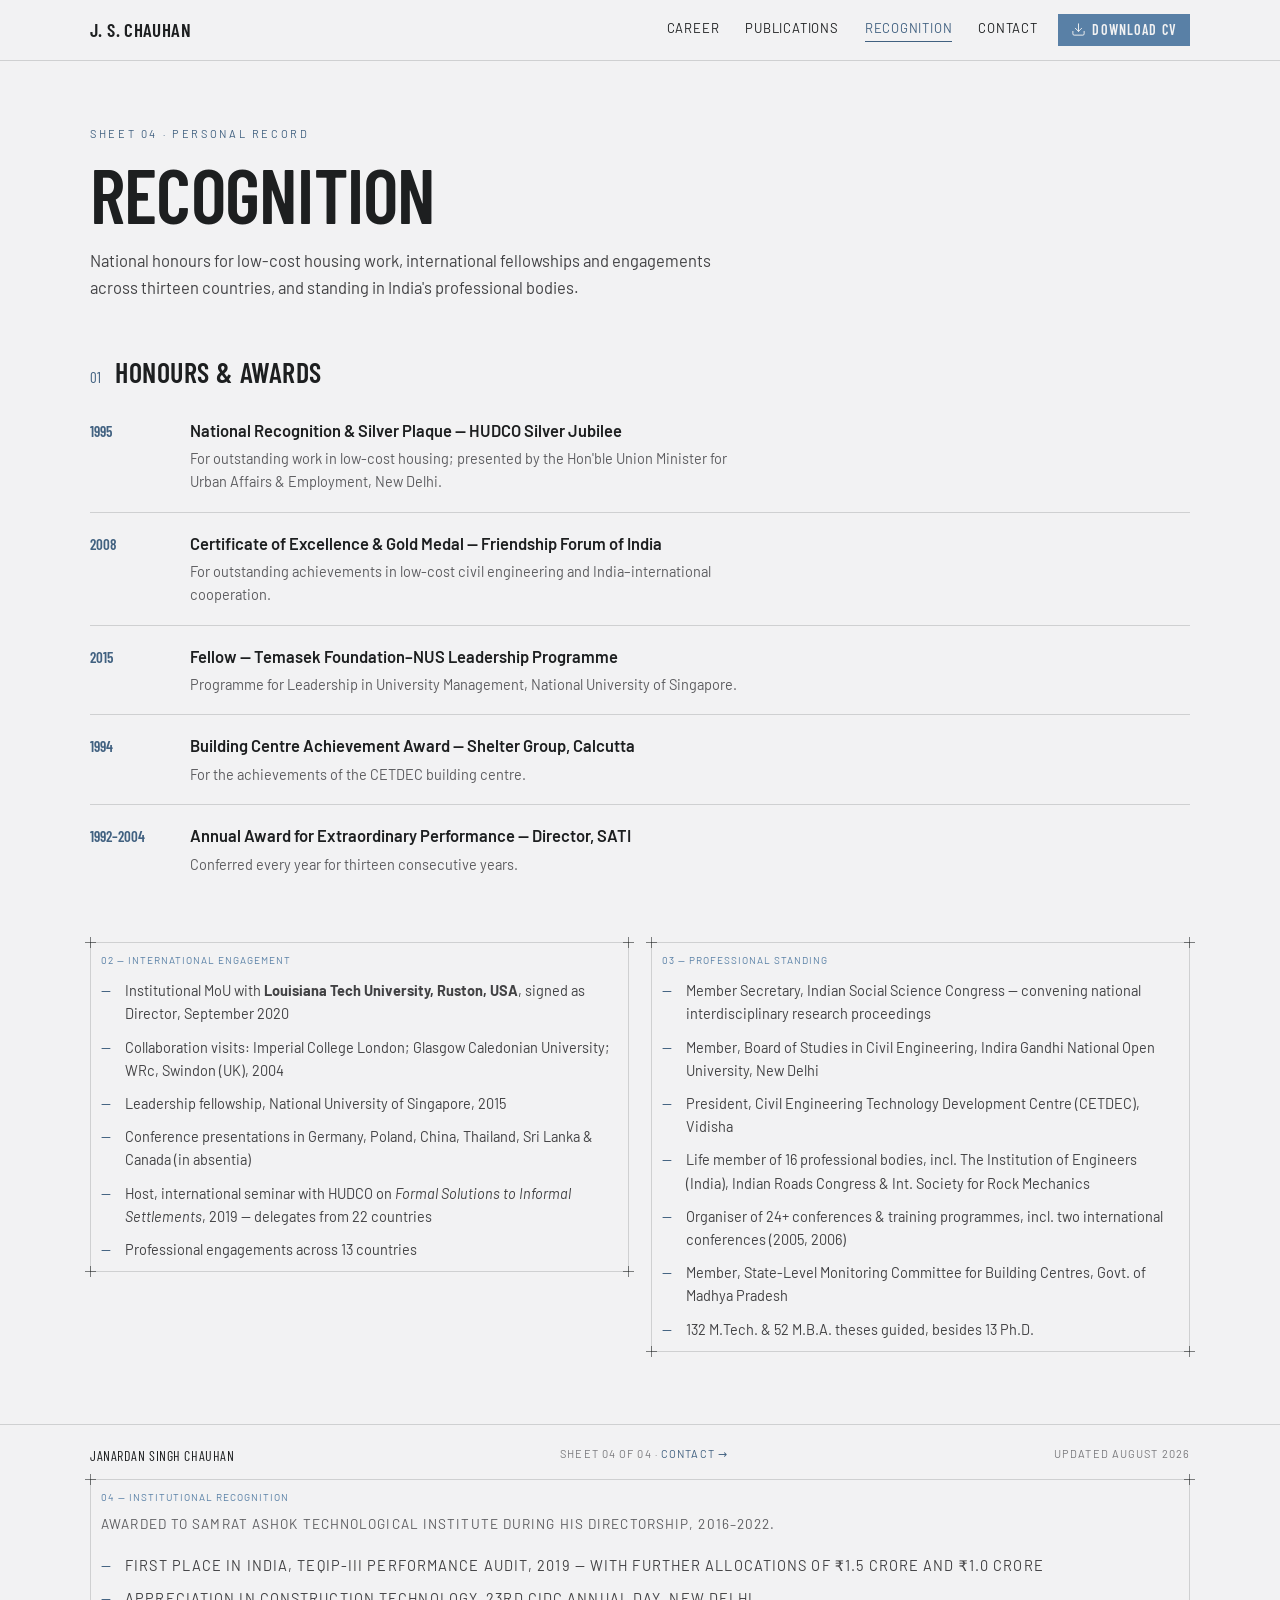
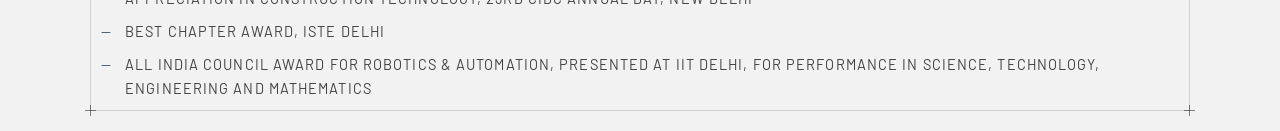
<file: recognition.html>
<!DOCTYPE html><html lang="en"><head>
<meta charset="utf-8">
<meta name="viewport" content="width=device-width, initial-scale=1">
<title>Recognition — Dr. Janardan Singh Chauhan</title>
<meta name="description" content="National awards, patents, international engagements and professional standing of Dr. J. S. Chauhan, Senior Professor of Civil Engineering.">


<link rel="stylesheet" href="assets/ds/styles.css">
<style>
body{margin:0}
a{color:var(--color-accent-700)}a:hover{color:var(--color-accent-800)}
</style>
<style>
/* interaction states, lifted from style-hover/style-active attributes */
a{transition:background .15s ease,color .15s ease,border-color .15s ease}
.h1:hover{color:var(--color-accent-700)}
.h2:hover{color:var(--color-accent-700)}
.h3:hover{color:var(--color-accent-700)}
</style>
<link rel="stylesheet" href="assets/site.css">
<meta name="author" content="Janardan Singh Chauhan">
<link rel="canonical" href="https://jsccivil.github.io/recognition.html">
<link rel="icon" href="favicon.svg" type="image/svg+xml">
<meta name="theme-color" content="#1d2d3d">
<meta property="og:type" content="profile">
<meta property="og:title" content="Recognition — Dr. Janardan Singh Chauhan">
<meta property="og:description" content="National awards, patents, international engagements and professional standing of Dr. J. S. Chauhan, Senior Professor of Civil Engineering.">
<meta property="og:url" content="https://jsccivil.github.io/recognition.html">
<meta property="og:image" content="https://jsccivil.github.io/og-image.png">
<meta property="og:image:width" content="1200">
<meta property="og:image:height" content="630">
<meta property="og:site_name" content="Dr. J. S. Chauhan">
<meta name="twitter:card" content="summary_large_image">
<meta name="twitter:title" content="Recognition — Dr. Janardan Singh Chauhan">
<meta name="twitter:description" content="National awards, patents, international engagements and professional standing of Dr. J. S. Chauhan, Senior Professor of Civil Engineering.">
<meta name="twitter:image" content="https://jsccivil.github.io/og-image.png"></head>
<body>



<div style="background:var(--color-bg);color:var(--color-text);font-family:var(--font-body);min-height:100vh">

<div style="border-bottom:1px solid var(--color-divider)">
  <div style="max-width:1180px;margin:0 auto;padding:0 40px;display:flex;align-items:center;gap:var(--space-6);height:60px" class="wrap navrow">
    <a href="index.html" style="font-family:var(--font-heading);font-weight:600;font-size:19px;letter-spacing:.02em;color:inherit;text-decoration:none">J. S. CHAUHAN</a>
    <div style="display:flex;gap:26px;margin-left:auto;font-size:13px;letter-spacing:.06em;text-transform:uppercase" class="navlinks">
      <a href="career.html" style="text-decoration:none;color:inherit" class="h1">Career</a>
      <a href="publications.html" style="text-decoration:none;color:inherit" class="h2">Publications</a>
      <a href="recognition.html" style="text-decoration:none;color:var(--color-accent-700);border-bottom:1px solid var(--color-accent-700);padding-bottom:2px">Recognition</a>
      <a href="index.html#contact" style="text-decoration:none;color:inherit" class="h3">Contact</a>
    </div>
    <a class="btn btn-primary" href="Dr_JS_Chauhan_CV.pdf" download="" style="text-transform:uppercase;letter-spacing:.08em;white-space:nowrap;flex-shrink:0">
      <svg width="15" height="15" viewBox="0 0 24 24" fill="none" stroke="currentColor" stroke-width="1.5" stroke-linecap="round" stroke-linejoin="round"><path d="M21 15v4a2 2 0 0 1-2 2H5a2 2 0 0 1-2-2v-4"></path><polyline points="7 10 12 15 17 10"></polyline><line x1="12" x2="12" y1="15" y2="3"></line></svg>
      Download CV</a>
  </div>
</div>

<div style="max-width:1180px;margin:0 auto;padding:64px 40px 0" class="wrap">
  <div style="font-size:11px;letter-spacing:.24em;text-transform:uppercase;color:var(--color-accent-700);margin-bottom:16px">Sheet 04 · Personal record</div>
  <h1 style="font-size:76px;line-height:.96;letter-spacing:-.01em;text-transform:uppercase;margin:0 0 16px" class="h1-page">Recognition</h1>
  <p style="font-size:16.5px;line-height:1.65;max-width:640px;margin:0 0 56px;color:var(--color-neutral-800)">National honours for low-cost housing work, international fellowships and engagements across thirteen countries, and standing in India's professional bodies.</p>
</div>

<div style="max-width:1180px;margin:0 auto;padding:0 40px 24px" class="wrap">
  <div style="display:flex;align-items:baseline;gap:14px;margin-bottom:10px" class="sechead">
    <span style="font-family:var(--font-heading);font-size:15px;color:var(--color-accent-700)">01</span>
    <h2 style="font-size:28px;margin:0;text-transform:uppercase;letter-spacing:.02em" class="h2-sec">Honours &amp; awards</h2>
  </div>
  <div style="display:grid;grid-template-columns:80px 1fr;gap:20px;padding:18px 0;border-bottom:1px solid var(--color-divider)">
    <span style="font-family:var(--font-heading);font-weight:600;font-size:15px;color:var(--color-accent-700);padding-top:2px">1995</span>
    <div><div style="font-weight:600;font-size:16.5px">National Recognition &amp; Silver Plaque — HUDCO Silver Jubilee</div><p style="font-size:14.5px;color:var(--color-neutral-700);margin:4px 0 0;line-height:1.6;max-width:70ch">For outstanding work in low-cost housing; presented by the Hon'ble Union Minister for Urban Affairs &amp; Employment, New Delhi.</p></div>
  </div>
  <div style="display:grid;grid-template-columns:80px 1fr;gap:20px;padding:18px 0;border-bottom:1px solid var(--color-divider)">
    <span style="font-family:var(--font-heading);font-weight:600;font-size:15px;color:var(--color-accent-700);padding-top:2px">2008</span>
    <div><div style="font-weight:600;font-size:16.5px">Certificate of Excellence &amp; Gold Medal — Friendship Forum of India</div><p style="font-size:14.5px;color:var(--color-neutral-700);margin:4px 0 0;line-height:1.6;max-width:70ch">For outstanding achievements in low-cost civil engineering and India–international cooperation.</p></div>
  </div>
  <div style="display:grid;grid-template-columns:80px 1fr;gap:20px;padding:18px 0;border-bottom:1px solid var(--color-divider)">
    <span style="font-family:var(--font-heading);font-weight:600;font-size:15px;color:var(--color-accent-700);padding-top:2px">2015</span>
    <div><div style="font-weight:600;font-size:16.5px">Fellow — Temasek Foundation–NUS Leadership Programme</div><p style="font-size:14.5px;color:var(--color-neutral-700);margin:4px 0 0;line-height:1.6;max-width:70ch">Programme for Leadership in University Management, National University of Singapore.</p></div>
  </div>
  <div style="display:grid;grid-template-columns:80px 1fr;gap:20px;padding:18px 0;border-bottom:1px solid var(--color-divider)">
    <span style="font-family:var(--font-heading);font-weight:600;font-size:15px;color:var(--color-accent-700);padding-top:2px">1994</span>
    <div><div style="font-weight:600;font-size:16.5px">Building Centre Achievement Award — Shelter Group, Calcutta</div><p style="font-size:14.5px;color:var(--color-neutral-700);margin:4px 0 0;line-height:1.6;max-width:70ch">For the achievements of the CETDEC building centre.</p></div>
  </div>
  <div style="display:grid;grid-template-columns:80px 1fr;gap:20px;padding:18px 0">
    <span style="font-family:var(--font-heading);font-weight:600;font-size:15px;color:var(--color-accent-700);padding-top:2px">1992–2004</span>
    <div><div style="font-weight:600;font-size:16.5px">Annual Award for Extraordinary Performance — Director, SATI</div><p style="font-size:14.5px;color:var(--color-neutral-700);margin:4px 0 0;line-height:1.6;max-width:70ch">Conferred every year for thirteen consecutive years.</p></div>
  </div>
</div>

<div style="max-width:1180px;margin:0 auto;padding:24px 40px 72px;display:grid;grid-template-columns:1fr 1fr;gap:22px;align-items:start" class="g2 wrap">
  <div class="card blueprint">
    <i class="corner tl"></i><i class="corner tr"></i><i class="corner bl"></i><i class="corner br"></i>
    <div class="card-kicker">02 — International engagement</div>
    <div style="font-size:14.5px;line-height:1.6;color:var(--color-neutral-800);display:grid;gap:10px;padding-top:4px">
      <div style="display:grid;grid-template-columns:16px 1fr;gap:8px"><span style="color:var(--color-accent-700)">—</span><span>Institutional MoU with <strong>Louisiana Tech University, Ruston, USA</strong>, signed as Director, September 2020</span></div>
      <div style="display:grid;grid-template-columns:16px 1fr;gap:8px"><span style="color:var(--color-accent-700)">—</span><span>Collaboration visits: Imperial College London; Glasgow Caledonian University; WRc, Swindon (UK), 2004</span></div>
      <div style="display:grid;grid-template-columns:16px 1fr;gap:8px"><span style="color:var(--color-accent-700)">—</span><span>Leadership fellowship, National University of Singapore, 2015</span></div>
      <div style="display:grid;grid-template-columns:16px 1fr;gap:8px"><span style="color:var(--color-accent-700)">—</span><span>Conference presentations in Germany, Poland, China, Thailand, Sri Lanka &amp; Canada (in absentia)</span></div>
      <div style="display:grid;grid-template-columns:16px 1fr;gap:8px"><span style="color:var(--color-accent-700)">—</span><span>Host, international seminar with HUDCO on <em>Formal Solutions to Informal Settlements</em>, 2019 — delegates from 22 countries</span></div>
      <div style="display:grid;grid-template-columns:16px 1fr;gap:8px"><span style="color:var(--color-accent-700)">—</span><span>Professional engagements across 13 countries</span></div>
    </div>
  </div>
  <div class="card blueprint">
    <i class="corner tl"></i><i class="corner tr"></i><i class="corner bl"></i><i class="corner br"></i>
    <div class="card-kicker">03 — Professional standing</div>
    <div style="font-size:14.5px;line-height:1.6;color:var(--color-neutral-800);display:grid;gap:10px;padding-top:4px">
      <div style="display:grid;grid-template-columns:16px 1fr;gap:8px"><span style="color:var(--color-accent-700)">—</span><span>Member Secretary, Indian Social Science Congress — convening national interdisciplinary research proceedings</span></div>
      <div style="display:grid;grid-template-columns:16px 1fr;gap:8px"><span style="color:var(--color-accent-700)">—</span><span>Member, Board of Studies in Civil Engineering, Indira Gandhi National Open University, New Delhi</span></div>
      <div style="display:grid;grid-template-columns:16px 1fr;gap:8px"><span style="color:var(--color-accent-700)">—</span><span>President, Civil Engineering Technology Development Centre (CETDEC), Vidisha</span></div>
      <div style="display:grid;grid-template-columns:16px 1fr;gap:8px"><span style="color:var(--color-accent-700)">—</span><span>Life member of 16 professional bodies, incl. The Institution of Engineers (India), Indian Roads Congress &amp; Int. Society for Rock Mechanics</span></div>
      <div style="display:grid;grid-template-columns:16px 1fr;gap:8px"><span style="color:var(--color-accent-700)">—</span><span>Organiser of 24+ conferences &amp; training programmes, incl. two international conferences (2005, 2006)</span></div>
      <div style="display:grid;grid-template-columns:16px 1fr;gap:8px"><span style="color:var(--color-accent-700)">—</span><span>Member, State-Level Monitoring Committee for Building Centres, Govt. of Madhya Pradesh</span></div>
      <div style="display:grid;grid-template-columns:16px 1fr;gap:8px"><span style="color:var(--color-accent-700)">—</span><span>132 M.Tech. &amp; 52 M.B.A. theses guided, besides 13 Ph.D.</span></div>
    </div>
  </div>
</div>

<div style="border-top:1px solid var(--color-divider)">
  <div style="max-width:1180px;margin:0 auto;padding:20px 40px;display:flex;flex-wrap:wrap;gap:12px 30px;justify-content:space-between;font-size:11px;letter-spacing:.1em;text-transform:uppercase;color:var(--color-neutral-600)" class="wrap">
    <span style="font-family:var(--font-heading);font-size:14px;letter-spacing:.04em;color:var(--color-text)">Janardan Singh Chauhan</span>
    <span>Sheet 04 of 04 · <a href="index.html#contact" style="color:var(--color-accent-700);text-decoration:none">Contact →</a></span>
    <span>Updated August 2026</span>
  
  <div class="card blueprint">
    <i class="corner tl"></i><i class="corner tr"></i><i class="corner bl"></i><i class="corner br"></i>
    <div class="card-kicker">04 — Institutional recognition</div>
    <div style="font-size:13.5px;line-height:1.55;color:var(--color-neutral-700);margin:2px 0 10px">Awarded to Samrat Ashok Technological Institute during his directorship, 2016–2022.</div>
    <div style="font-size:14.5px;line-height:1.6;color:var(--color-neutral-800);display:grid;gap:10px;padding-top:2px">
      <div style="display:grid;grid-template-columns:16px 1fr;gap:8px"><span style="color:var(--color-accent-700)">—</span><span>First place in India, TEQIP-III performance audit, 2019 — with further allocations of ₹1.5 crore and ₹1.0 crore</span></div>
      <div style="display:grid;grid-template-columns:16px 1fr;gap:8px"><span style="color:var(--color-accent-700)">—</span><span>Appreciation in construction technology, 23rd CIDC Annual Day, New Delhi</span></div>
      <div style="display:grid;grid-template-columns:16px 1fr;gap:8px"><span style="color:var(--color-accent-700)">—</span><span>Best Chapter Award, ISTE Delhi</span></div>
      <div style="display:grid;grid-template-columns:16px 1fr;gap:8px"><span style="color:var(--color-accent-700)">—</span><span>All India Council award for Robotics &amp; Automation, presented at IIT Delhi, for performance in science, technology, engineering and mathematics</span></div>
    </div>
  </div>
</div>
</div>

</div>



</body></html>
</file>
<file: assets/ds/styles.css>
/* Industry — design-system tokens and component classes. This file is the source of truth for the system's look; retune it here and see readme.md. */
@import url('https://fonts.googleapis.com/css2?family=Barlow:wght@400;500;700&family=Barlow+Condensed:wght@400;600&display=swap');

:root {
  --color-bg: #f2f2f3;
  --color-surface: #e9e9ea;
  --color-text: #1d1f20;
  --color-accent: #5980a6;
  --color-accent-2: #728fab;
  --color-divider: color-mix(in srgb, #1d1f20 16%, transparent);

  /* Tonal ramps — generated in OKLCH on one shared lightness scale, so the
     same step of any role matches the others in visual value. */
  --color-neutral-100: #f5f5f8;
  --color-neutral-200: #e7e7ea;
  --color-neutral-300: #d4d4d7;
  --color-neutral-400: #b7b7ba;
  --color-neutral-500: #98989b;
  --color-neutral-600: #7a7a7d;
  --color-neutral-700: #5d5d60;
  --color-neutral-800: #424244;
  --color-neutral-900: #2b2b2d;

  --color-accent-100: #eef6ff;
  --color-accent-200: #d6ebff;
  --color-accent-300: #b5d9fd;
  --color-accent-400: #94bce3;
  --color-accent-500: #749dc4;
  --color-accent-600: #597ea3;
  --color-accent-700: #416180;
  --color-accent-800: #2c455d;
  --color-accent-900: #1d2d3d;

  --color-accent-2-100: #eef6ff;
  --color-accent-2-200: #d6ebff;
  --color-accent-2-300: #bdd8f2;
  --color-accent-2-400: #9ebbd8;
  --color-accent-2-500: #7e9cb8;
  --color-accent-2-600: #627d98;
  --color-accent-2-700: #486077;
  --color-accent-2-800: #314457;
  --color-accent-2-900: #1f2d3a;

  --font-heading: "Barlow Condensed", system-ui, sans-serif;
  --font-heading-weight: 600;
  --font-body: "Barlow", system-ui, sans-serif;

  --space-1: 3.4px;
  --space-2: 6.8px;
  --space-3: 10.2px;
  --space-4: 13.6px;
  --space-6: 20.4px;
  --space-8: 27.2px;

  --radius-sm: 2px;
  --radius-md: 4px;
  --radius-lg: 7px;

  /* Elevation — derived from the ground: soft ink-tinted shadows on a
     light theme, a hairline edge + ambient darkness on a dark one. */
  --shadow-sm: 0 1px 2px color-mix(in srgb, #2b2b2d 14%, transparent);
  --shadow-md: 0 3px 10px color-mix(in srgb, #2b2b2d 16%, transparent);
  --shadow-lg: 0 12px 32px color-mix(in srgb, #2b2b2d 22%, transparent);
}

body {
  background: var(--color-bg);
  color: var(--color-text);
  font-family: var(--font-body);
}
h1, h2, h3, h4 { font-family: var(--font-heading); font-weight: var(--font-heading-weight); }

.blueprint {
  position: relative;
  border: 1px solid var(--color-divider);
  border-radius: 0;
}
/* The overlay image treatments (halftone, duotone) clip their overlay
   (overflow:hidden); a blueprint wrapper draws its registration marks
   outside the box, so when both classes share a wrapper the frame must
   win. */
.blueprint.halftone, .blueprint.plate, .blueprint.duotone { overflow: visible; }
.blueprint > .corner {
  position: absolute; width: 11px; height: 11px;
  color: color-mix(in srgb, var(--color-text) 55%, transparent);
}
.blueprint > .corner::before, .blueprint > .corner::after {
  content: ""; position: absolute; background: currentColor;
}
.blueprint > .corner::before { left: 5px; top: 0; width: 1px; height: 100%; }
.blueprint > .corner::after  { top: 5px; left: 0; width: 100%; height: 1px; }
.blueprint > .corner.tl { top: -6px; left: -6px; }
.blueprint > .corner.tr { top: -6px; right: -6px; }
.blueprint > .corner.bl { bottom: -6px; left: -6px; }
.blueprint > .corner.br { bottom: -6px; right: -6px; }

.duotone{position:relative;overflow:hidden}
.duotone::after{content:"";position:absolute;inset:0;pointer-events:none;
  background:var(--color-accent);mix-blend-mode:color}

/* ══════════════════════════════════════════════════════════════════════════
   Components — built with the tokens above. Plain CSS
   on plain HTML: no JavaScript, no build step. Each class is documented in
   readme.md and demonstrated in foundations/ and components/.
   ══════════════════════════════════════════════════════════════════════ */

*, *::before, *::after { box-sizing: border-box; }
body { margin: 0; font-size: 15px; line-height: 1.55; font-weight: 400; }
h1, h2, h3, h4, h5, h6 {
  font-family: var(--font-heading); font-weight: var(--font-heading-weight);
  line-height: 1.12; letter-spacing: -0.015em; margin: 0 0 var(--space-2);
}
h1 { font-size: 42px; }
h2 { font-size: 32px; }
h3 { font-size: 25px; }
h4 { font-size: 20px; }
h5 { font-size: 16px; }
h6 { font-size: 13px; }
h6 { letter-spacing: 0.08em; text-transform: uppercase; }
p { margin: 0 0 var(--space-3); }
a { color: var(--color-accent); text-underline-offset: 3px; }
img { display: block; max-width: 100%; }
figure { margin: 0; }
figcaption {
  font-size: 11px; margin-top: var(--space-1);
  color: color-mix(in srgb, var(--color-text) 55%, transparent);
}
.text-muted { color: color-mix(in srgb, var(--color-text) 55%, transparent); }
:focus { outline: none; }
:focus-visible { outline: 2px solid var(--color-accent); outline-offset: 2px; }
::selection { background: color-mix(in srgb, var(--color-accent) 30%, transparent); }

/* — rules — */
.hr {
  height: 1px; border: 0; margin: var(--space-4) 0;
  background: var(--color-divider);
}

/* — buttons — */
.btn {
  display: inline-flex; align-items: center; justify-content: center; gap: 6px;
  cursor: pointer; text-decoration: none;
  font-family: var(--font-heading); font-weight: var(--font-heading-weight);
  font-size: 14px; line-height: 1.2; color: var(--color-text); /* matches the .input's 14px —
     the pair sits side by side in sign-up rows */
  background: transparent; border: 1px solid transparent;
  padding: var(--space-2) calc(var(--space-3) * 1.2);
  border-radius: var(--radius-md);
}
.btn svg { display: block; }
.btn:disabled { opacity: 0.45; cursor: not-allowed; }
.btn-primary { background: var(--color-accent); color: var(--color-bg); }
.btn-primary:hover { background: var(--color-accent-600); }
.btn-primary:active { background: var(--color-accent-700); }
.btn-secondary { border-color: var(--color-divider); }
.btn-secondary:hover { background: color-mix(in srgb, var(--color-text) 7%, transparent); }
.btn-secondary:active { background: color-mix(in srgb, var(--color-text) 14%, transparent); }
.btn-ghost { color: var(--color-accent); padding-inline: var(--space-1); }
.btn-ghost:hover { background: color-mix(in srgb, var(--color-accent) 10%, transparent); }
.btn-ghost:active { background: color-mix(in srgb, var(--color-accent) 18%, transparent); }
.btn-icon { width: 36px; height: 36px; padding: 0; }
.btn-block { width: 100%; margin-top: var(--space-2); }

/* — forms — */
.field > label {
  display: block; font-size: 12px; margin-bottom: 5px;
  color: color-mix(in srgb, var(--color-text) 70%, transparent);
}
.input {
  width: 100%; min-height: 36px; padding: 6px 10px; font: inherit;
  font-size: 14px; color: var(--color-text); caret-color: var(--color-accent);
  background: var(--color-surface);
  border: 1px solid var(--color-divider); border-radius: var(--radius-md);
}
.input:hover { border-color: color-mix(in srgb, var(--color-text) 45%, transparent); }
.input:focus-visible { border-color: var(--color-accent); outline-offset: 0; }
textarea.input { min-height: 90px; resize: vertical; }
.radio { display: inline-flex; align-items: center; gap: 8px; cursor: pointer; font-size: 14px; }
.radio input, .seg-opt input {
  position: absolute; opacity: 0; width: 0; height: 0; pointer-events: none;
}
.radio .dot {
  width: 16px; height: 16px; flex: none; border-radius: 50%;
  border: 1.5px solid var(--color-divider);
}
.radio:hover .dot { border-color: var(--color-accent); }
.radio input:checked + .dot {
  border-color: var(--color-accent); background: var(--color-accent);
  box-shadow: inset 0 0 0 4px var(--color-bg);
}
.radio input:focus-visible + .dot { outline: 2px solid var(--color-accent); outline-offset: 2px; }
.seg {
  display: inline-flex; overflow: hidden;
  border: 1px solid var(--color-divider); border-radius: var(--radius-md);
}
.seg-opt {
  display: inline-flex; align-items: center; gap: 6px;
  padding: 7px 12px; font-size: 13px; cursor: pointer;
}
.seg-opt + .seg-opt { border-left: 1px solid var(--color-divider); }
.seg-opt:has(input:checked) { background: var(--color-accent); color: var(--color-bg); }
.seg-opt:not(:has(input:checked)):hover { background: color-mix(in srgb, var(--color-text) 7%, transparent); }
.seg-opt:has(input:focus-visible) { outline: 2px solid var(--color-accent); outline-offset: -2px; }

/* — cards — */
.card {
  display: flex; flex-direction: column; gap: var(--space-2);
  padding: var(--space-3); border-radius: var(--radius-md); background: var(--color-surface);
}
.card-kicker { font-size: 10px; letter-spacing: 0.1em; text-transform: uppercase; color: var(--color-accent); }
.card-title {
  font-family: var(--font-heading); font-weight: var(--font-heading-weight);
  font-size: 17px; line-height: 1.2;
}
.card-body { margin: 0; font-size: 13px; opacity: 0.8; flex: 1; }
.card-meta {
  display: flex; align-items: center; gap: 6px; font-size: 11px;
  color: color-mix(in srgb, var(--color-text) 50%, transparent);
}
.elev-sm { box-shadow: var(--shadow-sm); }
.elev-md { box-shadow: var(--shadow-md); }
.elev-lg { box-shadow: var(--shadow-lg); }

/* — tags — */
.tag {
  display: inline-flex; align-items: center; font-size: 11px;
  letter-spacing: 0.02em; padding: 3px 10px;
  border-radius: calc(var(--radius-md) * 0.75);
}
.tag-accent { background: var(--color-accent-100); color: var(--color-accent-800); }
.tag-accent-2 { background: var(--color-accent-2-100); color: var(--color-accent-2-800); }
.tag-neutral { background: var(--color-neutral-100); color: var(--color-neutral-800); }
.tag-outline { border: 1px solid var(--color-accent); color: var(--color-accent); }

/* — navigation — */
.nav {
  display: flex; align-items: center; gap: var(--space-4);
  padding: var(--space-3) var(--space-4);
  border-bottom: none;
}
.nav-brand {
  font-family: var(--font-heading); font-weight: var(--font-heading-weight);
  font-size: 18px; margin-right: auto;
}
.nav a { color: inherit; text-decoration: none; font-size: 14px; }
.nav a:hover, .nav a[aria-current='page'] { color: var(--color-accent); }

/* — tables — */
.table { width: 100%; border-collapse: collapse; font-size: 14px; }
.table th {
  text-align: left; font-size: 11px; letter-spacing: 0.08em; text-transform: uppercase;
  color: color-mix(in srgb, var(--color-text) 60%, transparent);
  padding: var(--space-2); border-bottom: 1px solid var(--color-divider);
}
.table td {
  padding: var(--space-2);
  border-bottom: 1px solid color-mix(in srgb, var(--color-text) 8%, transparent);
}
.table tbody tr:hover { background: color-mix(in srgb, var(--color-text) 4%, transparent); }

/* — dialog — */
.dialog-backdrop {
  position: fixed; inset: 0; display: grid; place-items: center;
  padding: var(--space-4);
  background: color-mix(in srgb, var(--color-neutral-900) 50%, transparent);
}
.dialog {
  width: min(440px, 100%); display: flex; flex-direction: column; gap: var(--space-3);
  padding: var(--space-4); border-radius: var(--radius-lg);
  background: var(--color-surface); box-shadow: var(--shadow-lg);
}
.dialog-title {
  font-family: var(--font-heading); font-weight: var(--font-heading-weight);
  font-size: 20px;
}
.dialog-body { font-size: 14px; opacity: 0.85; }
.dialog-actions { display: flex; justify-content: flex-end; gap: var(--space-2); margin-top: var(--space-2); }

/* — blueprint frame: components are wireframe objects (see .blueprint
     and .corner above) — square, transparent, hairline-bordered — */
.card, .btn, .input, .tag, .seg, .dialog { border-radius: 0; }
.card, .dialog { background: transparent; border: 1px solid var(--color-divider); }
.btn { border: 1px solid var(--color-divider); }
.btn-primary { border-color: var(--color-accent); }
.btn-ghost { border-color: transparent; }
</file>
<file: assets/site.css>
/* ---------------------------------------------------------------------------
   Responsive layer.

   The page markup uses inline styles with fixed pixel grids and no media
   queries, so it overflows the viewport below roughly 1280px. Inline styles
   outrank stylesheet rules, which is why these overrides carry !important.
   Nothing here changes the design at full desktop width.
   --------------------------------------------------------------------------- */

img { max-width: 100%; height: auto; }

/* Grid children default to min-width:auto, so a long unbreakable headline
   stretches its column and pushes the whole grid past the viewport. */
.g-hero > * { min-width: 0; }

/* The hero headline is set at a fixed 110px; scale it with the viewport so it
   never outgrows its column. Caps at the original size on large screens. */
.h1-hero { font-size: clamp(34px, 7.4vw, 110px) !important; }
.h1-page { font-size: clamp(30px, 6.2vw, 76px) !important; }

/* "low quality." carries white-space:nowrap inline, which forces the hero wider
   than a 320px phone. Below 480px let it wrap like any other text. */
@media (max-width: 480px) {
  .h1-hero span { white-space: normal !important; }
}

/* ---- tablet ---- */
@media (max-width: 1100px) {
  .g-hero {
    grid-template-columns: 1fr !important;
    gap: 36px !important;
  }
  .g-hero figure { max-width: 380px; }
  .g6 { grid-template-columns: repeat(3, 1fr) !important; }
  .g5 { grid-template-columns: repeat(3, 1fr) !important; }
}

/* ---- small tablet / large phone ---- */
@media (max-width: 820px) {
  .wrap { padding-left: 24px !important; padding-right: 24px !important; }
  .g3, .g2, .g4 { grid-template-columns: 1fr !important; }
  .g5 { grid-template-columns: repeat(2, 1fr) !important; }
}

/* ---- phone ---- */
@media (max-width: 640px) {
  .wrap { padding-left: 18px !important; padding-right: 18px !important; }

  /* Header: logo, links and the CV button sit on one non-wrapping row, wider
     than a phone. Wrap into two tidy rows that share the page's left edge —
     name and CV button on the first, section links on the second. */
  .navrow {
    flex-wrap: wrap !important;
    align-items: center !important;
    justify-content: space-between !important;
    gap: 14px !important;
  }
  .navrow > a[download] { margin-left: 0 !important; order: 2; }
  .navlinks {
    margin-left: 0 !important;
    order: 3;
    width: 100%;
    justify-content: flex-start !important;
    flex-wrap: wrap !important;
    gap: 8px 18px !important;
  }

  .g6 { grid-template-columns: repeat(2, 1fr) !important; }
  .g-label { grid-template-columns: 1fr !important; gap: 4px !important; }

  /* the stat cells carry 22px side padding, which two-up leaves no room for text */
  .g6 > * { padding-left: 14px !important; padding-right: 14px !important; }

  /* Nothing on a phone should be smaller than 12px. The export sets several
     labels at 10.5–11px, which is unreadable at arm's length. */
  body { -webkit-text-size-adjust: 100%; }
  [style*="font-size:10.5px"], [style*="font-size:11px"] { font-size: 12px !important; }
  [style*="font-size:13px"] { font-size: 13.5px !important; }

  /* The projects table stops being a table and becomes a stack of cards. Each
     cell shows its column heading, carried over as data-label at build time. */
  .tscroll { overflow: visible; }
  .tbl, .tbl tbody, .tbl tr, .tbl td { display: block !important; width: auto !important; }
  .tbl thead { display: none !important; }
  .tbl tr {
    border: 1px solid var(--color-divider);
    padding: 12px 14px;
    margin-bottom: 10px;
  }
  .tbl td {
    text-align: left !important;
    white-space: normal !important;
    border: 0 !important;
    padding: 3px 0 !important;
  }
  .tbl td[data-label]::before {
    content: attr(data-label) " — ";
    font-size: 11.5px;
    letter-spacing: .08em;
    text-transform: uppercase;
    color: var(--color-accent-700);
  }
  /* the first cell is the project name; it needs no label */
  .tbl td:first-child { font-weight: 600; padding-bottom: 6px !important; }
  .tbl td:first-child::before { content: none; }
}

/* ---- small phone ---- */
@media (max-width: 400px) {
  .g6, .g5 { grid-template-columns: 1fr !important; }
  .g6 > * { border-right: 0 !important; }
  .navlinks { gap: 12px !important; font-size: 12px !important; }
}

/* ---- print: let a committee print the page cleanly ---- */
@media print {
  .navrow a[download] { display: none; }
  body { background: #fff !important; color: #000 !important; }
}

/* ---- section headings on small screens ------------------------------------
   Headings are set at a fixed 30px in uppercase; a single long word such as
   "CORRESPONDENCE" is wider than a 320px phone. Scale them, and let the header
   row (heading + "Full career" link) wrap instead of pushing sideways. */
@media (max-width: 640px) {
  .h2-sec { font-size: clamp(21px, 6.2vw, 30px) !important; }
  .sechead { flex-wrap: wrap !important; gap: 8px 12px !important; }
  .sechead a { margin-left: 0 !important; }
  .card-kicker { font-size: 12px !important; }
}

/* the stacked table's column labels; keep them legible rather than 11px */
@media (max-width: 640px) {
  .tbl td[data-label]::before { font-size: 12px; }
}

/* ---- the stats strip gained a seventh figure -------------------------------
   Seven across is tight even on a laptop; step it down earlier than the others. */
.g7 { grid-template-columns: repeat(7, 1fr); }
@media (max-width: 1180px) { .g7 { grid-template-columns: repeat(4, 1fr) !important; } }
@media (max-width: 820px)  { .g7 { grid-template-columns: repeat(3, 1fr) !important; } }
@media (max-width: 640px)  {
  .g7 { grid-template-columns: repeat(2, 1fr) !important; }
  .g7 > * { padding-left: 14px !important; padding-right: 14px !important; }
}
@media (max-width: 400px)  { .g7 { grid-template-columns: 1fr !important; } .g7 > * { border-right: 0 !important; } }

/* the Directorship card's two-column group list stacks on narrow screens */
@media (max-width: 820px) { .g2-lead { grid-template-columns: 1fr !important; gap: 22px !important; } }
</file>
